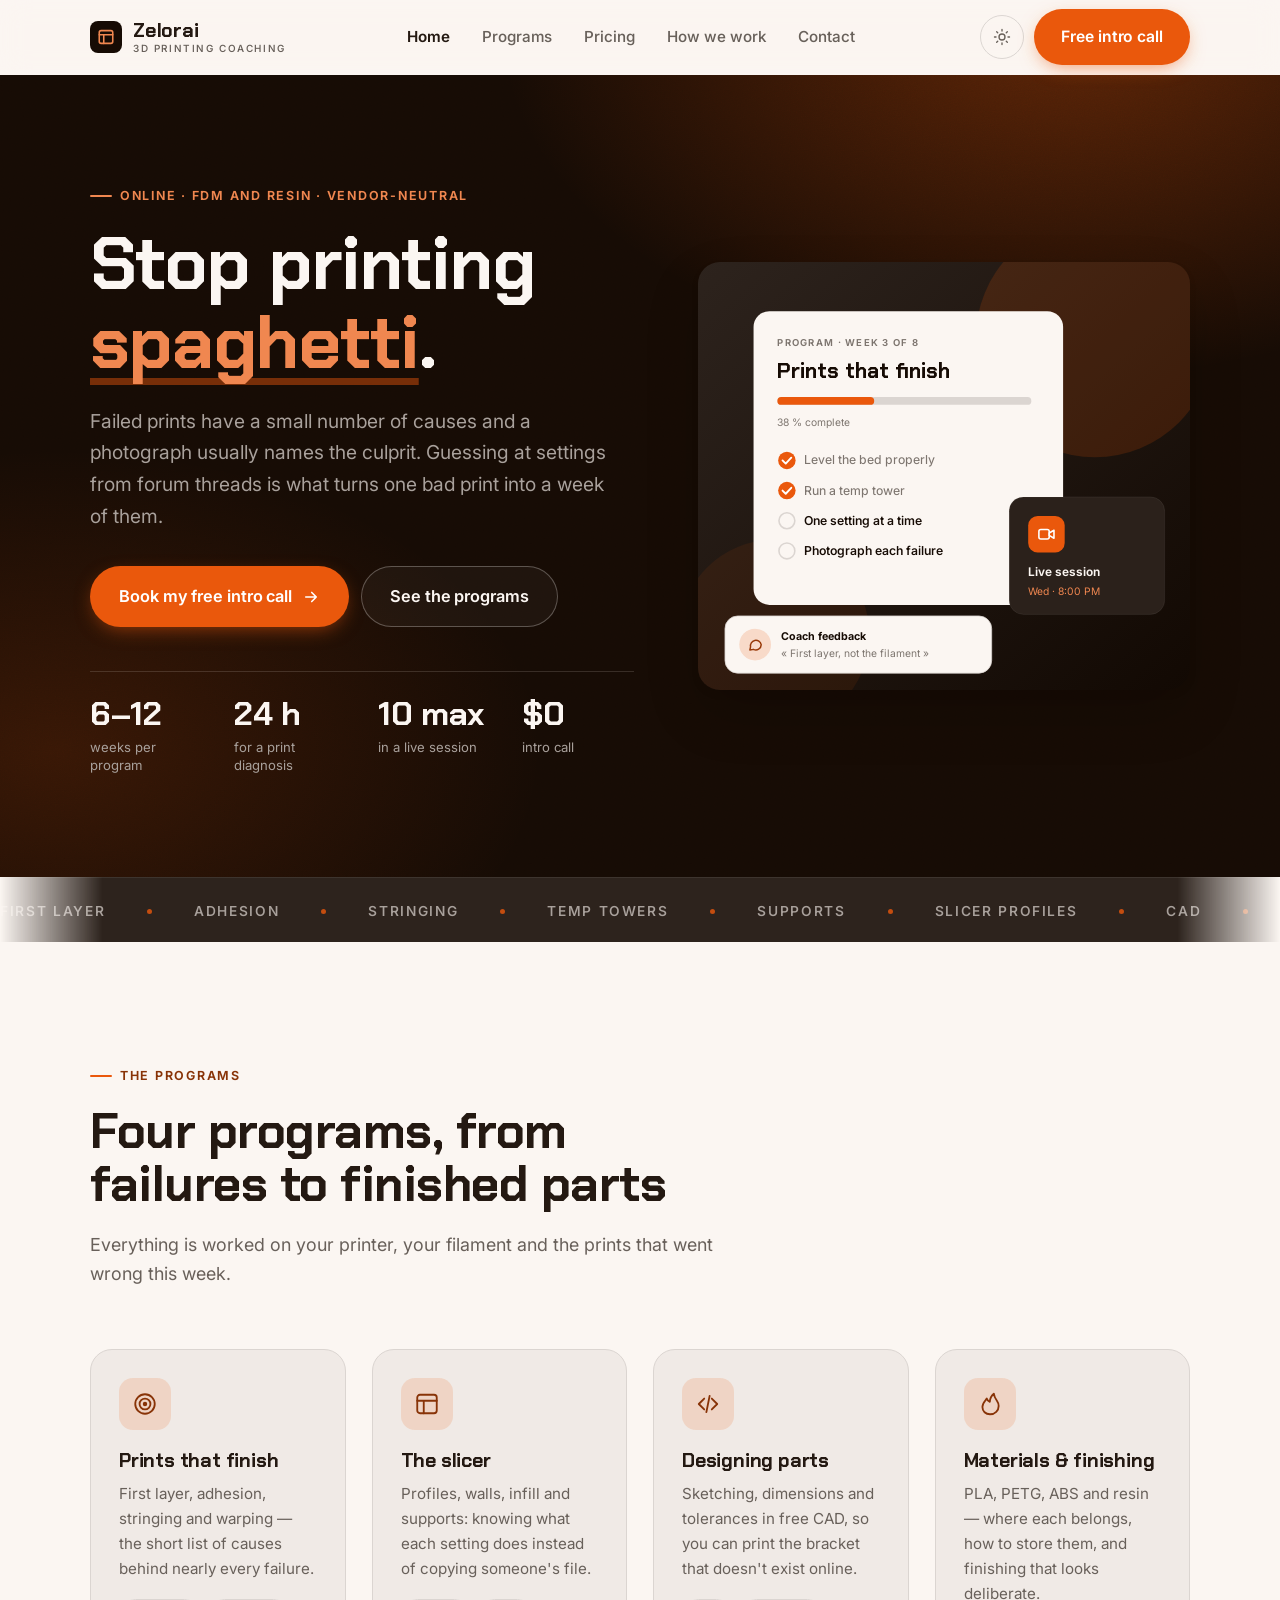
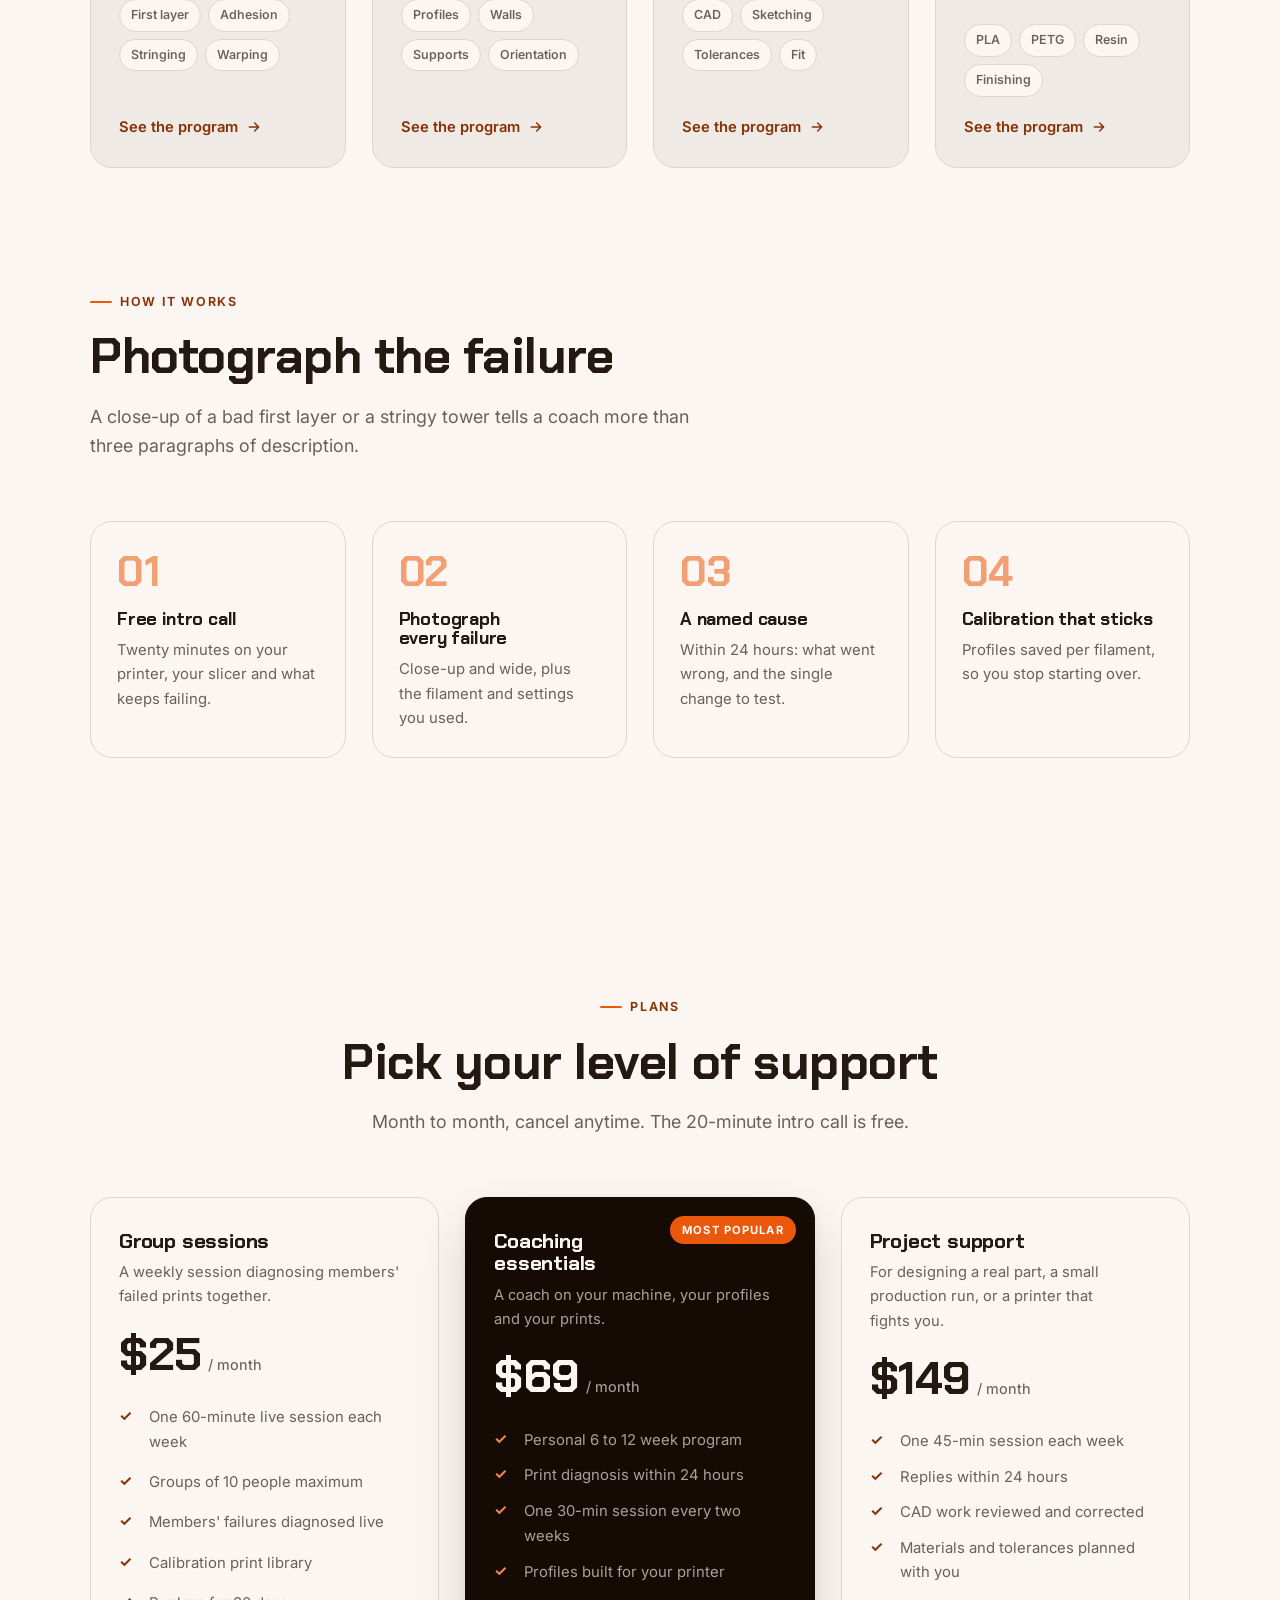
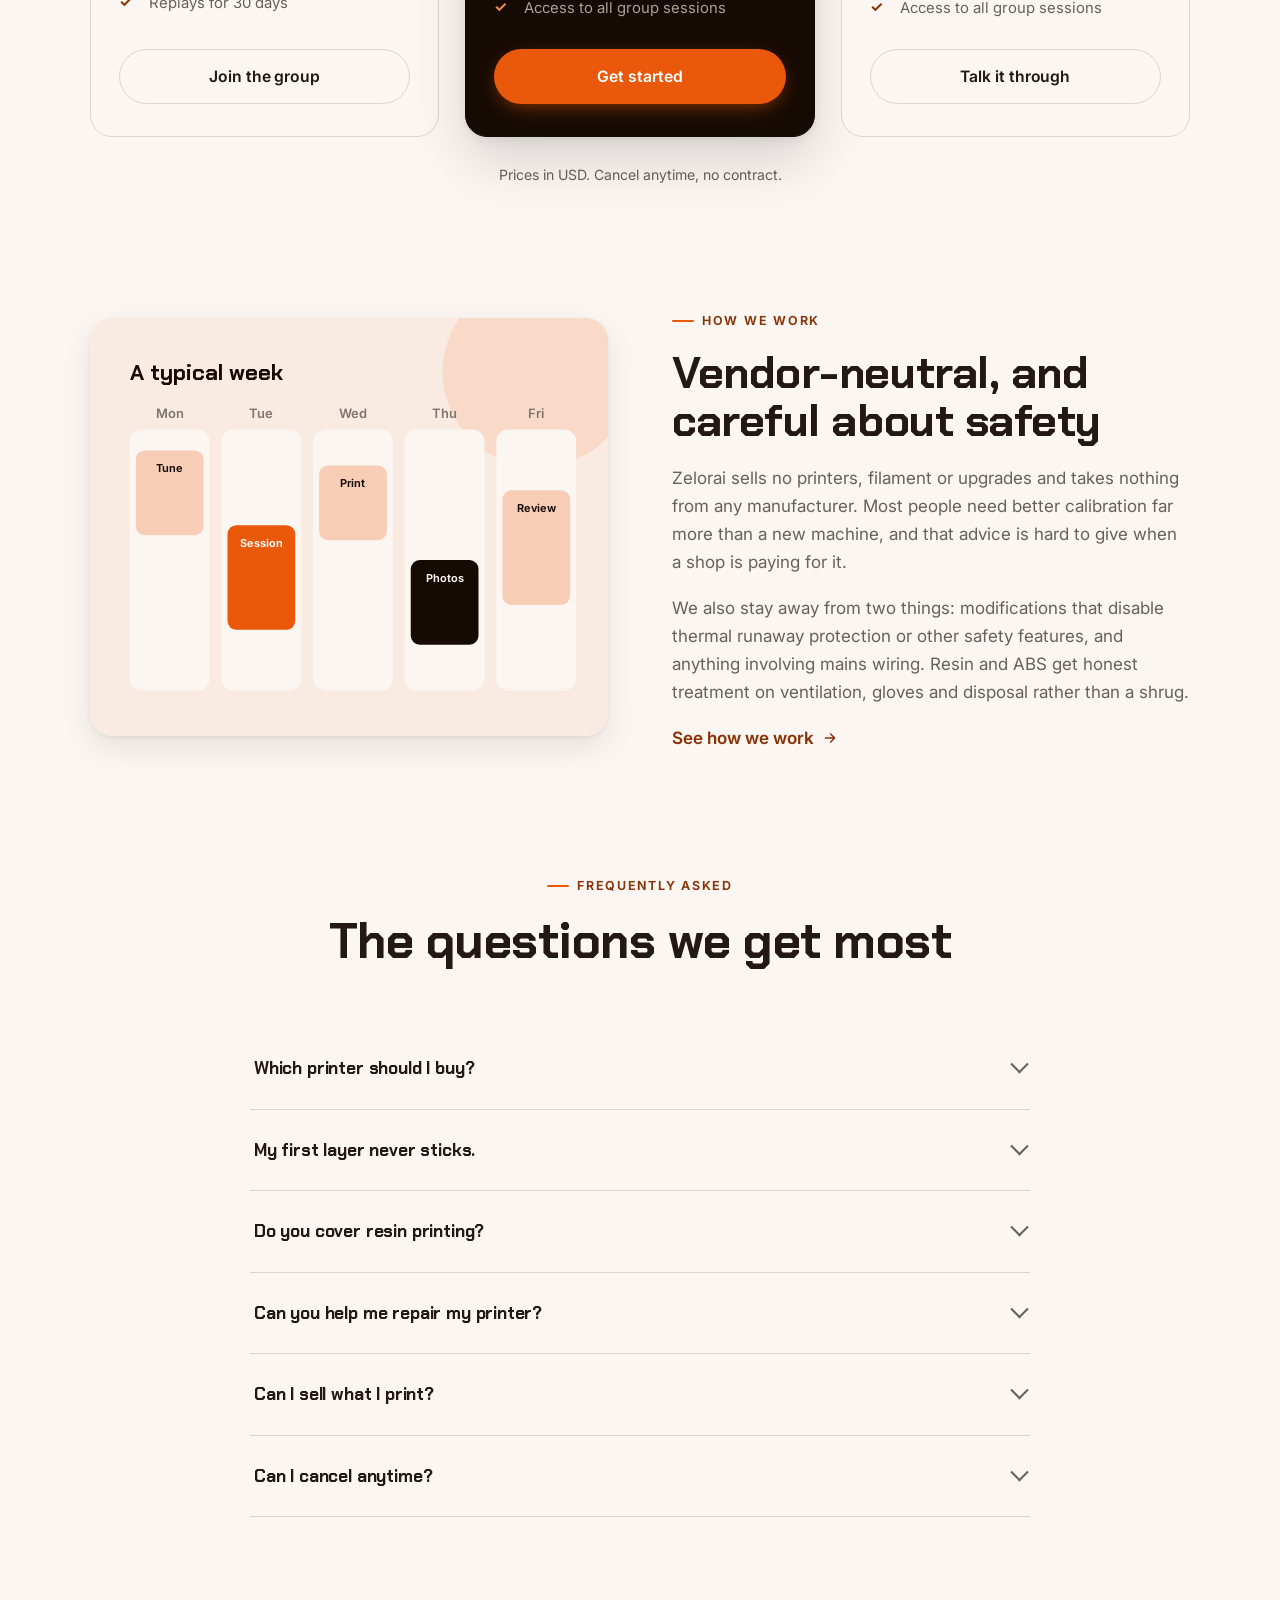
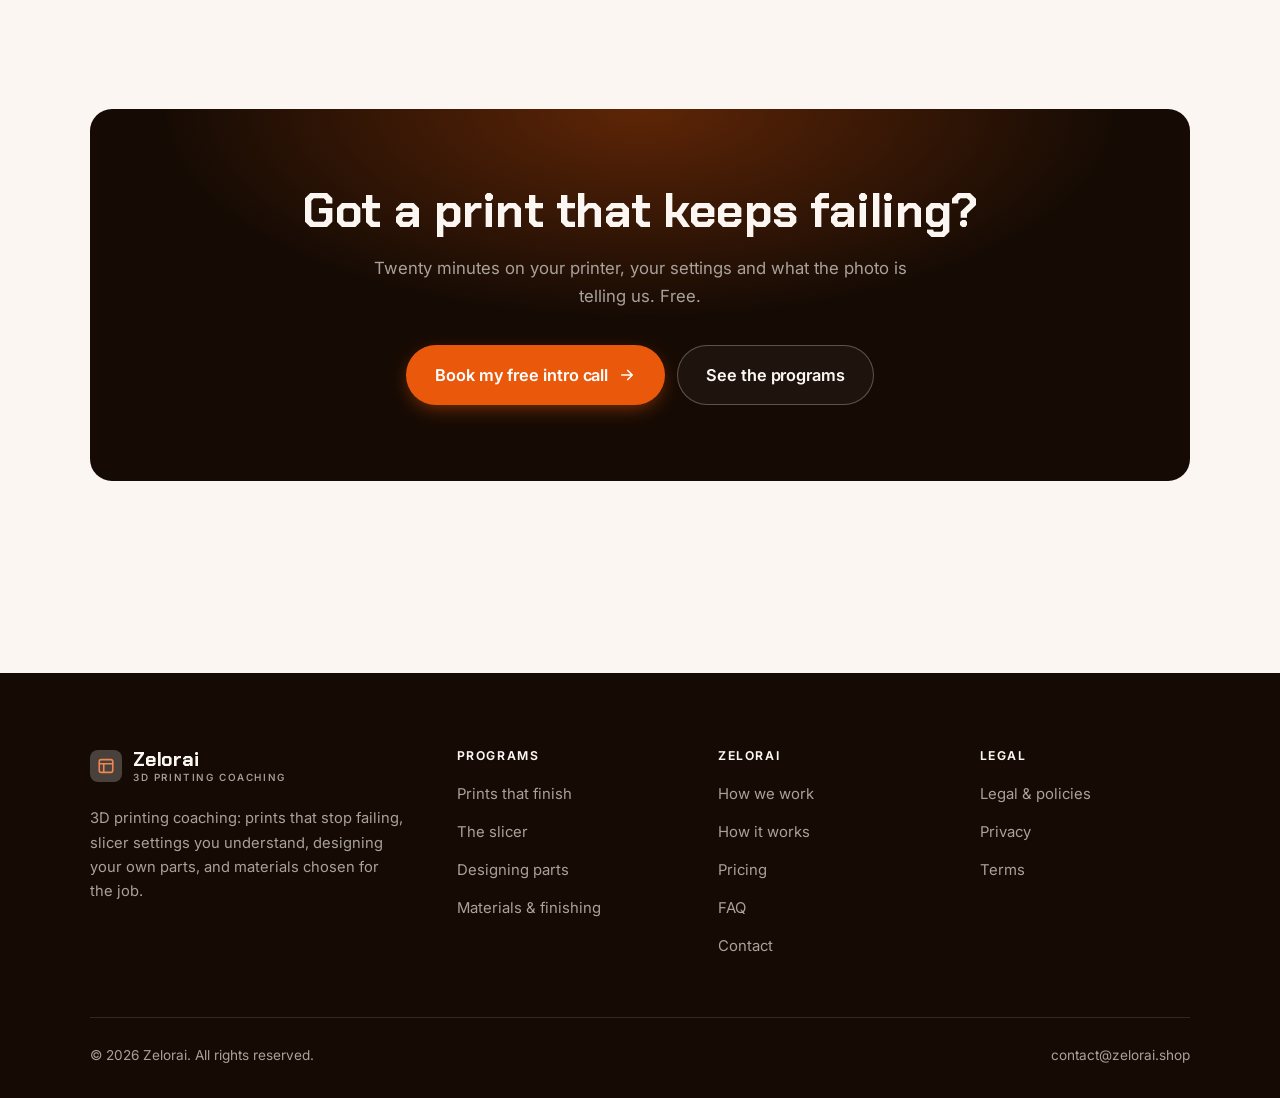
<file: index.html>
<!DOCTYPE html>
<html lang="en" class="no-js">
<head>
<meta charset="utf-8">
<meta name="viewport" content="width=device-width, initial-scale=1">
<title>Zelorai — 3D printing coaching: stop printing spaghetti</title>
<meta name="description" content="Online 3D printing coaching: fixing failed prints, understanding slicer settings, designing parts in CAD, and choosing materials. Photo diagnosis of your prints.">
<link rel="canonical" href="https://zelorai.shop/">

<meta property="og:type" content="website">
<meta property="og:url" content="https://zelorai.shop/">
<meta property="og:site_name" content="Zelorai">
<meta property="og:locale" content="en_US">
<meta property="og:title" content="Zelorai — 3D printing coaching: stop printing spaghetti">
<meta property="og:description" content="Online 3D printing coaching: fixing failed prints, understanding slicer settings, designing parts in CAD, and choosing materials. Photo diagnosis of your prints.">
<meta name="theme-color" content="#160b04">

<link rel="icon" href="assets/img/favicon.svg" type="image/svg+xml">
<link rel="preconnect" href="https://fonts.googleapis.com">
<link rel="preconnect" href="https://fonts.gstatic.com" crossorigin>
<link rel="stylesheet" href="https://fonts.googleapis.com/css2?family=Chakra+Petch:wght@400;500;600;700&family=Inter:wght@400..700&display=swap">
<link rel="stylesheet" href="assets/css/style.css">

<!-- Thème appliqué avant le premier rendu (évite le flash) -->
<script>
document.documentElement.classList.remove('no-js');
(function(){try{var t=localStorage.getItem('site-theme');if(t){document.documentElement.setAttribute('data-theme',t);}}catch(e){}})();
</script>
<script type="application/ld+json">
{
  "@context": "https://schema.org",
  "@type": "Organization",
  "name": "Zelorai",
  "url": "https://zelorai.shop/",
  "email": "contact@zelorai.shop",
  "description": "Online 3D printing coaching: fixing failed prints, understanding slicer settings, designing parts in CAD, and choosing materials. Photo diagnosis of your prints.",
  "areaServed": "US",
  "knowsLanguage": "en"
}
</script>
</head>

<body>
<a class="skip-link" href="#main">Skip to main content</a>

<header class="site-header">
  <nav class="wrap nav" aria-label="Main navigation">
    <a class="brand" href="index.html">
      <svg class="brand__mark" viewBox="0 0 64 64" aria-hidden="true">
        <rect class="bm-bg" width="64" height="64" rx="16"/>
        <g class="bm-ic" transform="translate(14 14) scale(1.5)" fill="none" stroke-width="2.1" stroke-linecap="round" stroke-linejoin="round"><rect x="3" y="3.5" width="18" height="17" rx="2.5"/><path d="M3 9h18M9 9v11.5"/></g>
      </svg>
      <span>Zelorai<span class="brand__sub">3D printing coaching</span></span>
    </a>

    <ul class="nav__links" id="nav-links">
      <li><a href="index.html" aria-current="page">Home</a></li>
      <li><a href="programs.html">Programs</a></li>
      <li><a href="index.html#pricing">Pricing</a></li>
      <li><a href="about.html">How we work</a></li>
      <li><a href="contact.html">Contact</a></li>
      <li><a class="btn btn--primary" href="contact.html">Free intro call</a></li>
    </ul>

    <div class="nav__cta">
      <button class="theme-toggle" type="button" aria-label="Switch to dark theme">
        <svg class="icon-sun" viewBox="0 0 24 24" fill="none" stroke="currentColor" stroke-width="1.8" stroke-linecap="round" aria-hidden="true"><circle cx="12" cy="12" r="4"/><path d="M12 2v2m0 16v2M2 12h2m16 0h2M4.9 4.9l1.4 1.4m11.4 11.4 1.4 1.4M19.1 4.9l-1.4 1.4M6.3 17.7l-1.4 1.4"/></svg>
        <svg class="icon-moon" viewBox="0 0 24 24" fill="none" stroke="currentColor" stroke-width="1.8" stroke-linecap="round" stroke-linejoin="round" aria-hidden="true"><path d="M21 12.8A9 9 0 1 1 11.2 3a7 7 0 0 0 9.8 9.8z"/></svg>
      </button>
      <a class="btn btn--primary" href="contact.html">Free intro call</a>
      <button class="nav__toggle" type="button" aria-expanded="false" aria-controls="nav-links" aria-label="Open menu">
        <svg class="icon-open" viewBox="0 0 24 24" fill="none" stroke="currentColor" stroke-width="2" stroke-linecap="round" aria-hidden="true"><path d="M3 6h18M3 12h18M3 18h18"/></svg>
        <svg class="icon-close" viewBox="0 0 24 24" fill="none" stroke="currentColor" stroke-width="2" stroke-linecap="round" aria-hidden="true"><path d="M6 6l12 12M18 6L6 18"/></svg>
      </button>
    </div>
  </nav>
</header>

<main id="main">

<section class="hero">
  <div class="wrap hero__inner">
    <div>
      <span class="eyebrow hero__eyebrow">Online · FDM and resin · Vendor-neutral</span>
      <h1>Stop printing<br> <em>spaghetti</em>.</h1>
      <p class="hero__lede">Failed prints have a small number of causes and a photograph usually names the culprit. Guessing at settings from forum threads is what turns one bad print into a week of them.</p>

      <div class="hero__actions">
        <a class="btn btn--primary btn--lg" href="contact.html">Book my free intro call <svg viewBox="0 0 24 24" fill="none" stroke="currentColor" stroke-width="2.2" stroke-linecap="round" stroke-linejoin="round" aria-hidden="true"><path d="M5 12h14M13 6l6 6-6 6"/></svg></a>
        <a class="btn btn--on-dark btn--lg" href="programs.html">See the programs</a>
      </div>

      <ul class="hero__proof">
        <li><span class="stat__num">6–12</span><span class="stat__label">weeks per program</span></li>
        <li><span class="stat__num">24 h</span><span class="stat__label">for a print diagnosis</span></li>
        <li><span class="stat__num">10 max</span><span class="stat__label">in a live session</span></li>
        <li><span class="stat__num">$0</span><span class="stat__label">intro call</span></li>
      </ul>
    </div>

    <div class="hero__art">
      <svg viewBox="0 0 620 540" role="img" aria-label="A 3D printing program in week 3 of 8, showing this week's tasks, the next live session and coach feedback.">
        <defs>
          <linearGradient id="hbg" x1="0" y1="0" x2="1" y2="1">
            <stop offset="0" stop-color="#2d231d"/><stop offset="1" stop-color="#120903"/>
          </linearGradient>
        </defs>
        <rect width="620" height="540" rx="22" fill="url(#hbg)"/>
        <circle cx="500" cy="96" r="150" fill="#ea580c" opacity=".16"/>
        <circle cx="96" cy="470" r="120" fill="#ea580c" opacity=".08"/>

        <g style="font-family: var(--font-body)">
          <!-- Carte programme -->
          <rect x="70" y="62" width="390" height="370" rx="20" fill="#fbf6f2"/>
          <text x="100" y="106" font-size="12" font-weight="650" letter-spacing="1.6" fill="#7d756f">PROGRAM · WEEK 3 OF 8</text>
          <text x="100" y="146" font-size="27" font-weight="700" fill="#160b04" style="font-family: var(--font-display)">Prints that finish</text>
          <rect x="100" y="170" width="320" height="10" rx="5" fill="#dbd5d1"/>
          <rect x="100" y="170" width="122" height="10" rx="5" fill="#ea580c"/>
          <text x="100" y="206" font-size="13" fill="#7d756f">38 % complete</text>
          <circle cx="112" cy="250" r="11" fill="#ea580c"/><path d="M106.5 250l4 4 7-7.5" fill="none" stroke="#ffffff" stroke-width="2.4" stroke-linecap="round" stroke-linejoin="round"/><text x="134" y="255" font-size="15.5" fill="#7d756f" font-weight="450">Level the bed properly</text>
          <circle cx="112" cy="288" r="11" fill="#ea580c"/><path d="M106.5 288l4 4 7-7.5" fill="none" stroke="#ffffff" stroke-width="2.4" stroke-linecap="round" stroke-linejoin="round"/><text x="134" y="293" font-size="15.5" fill="#7d756f" font-weight="450">Run a temp tower</text>
          <circle cx="112" cy="326" r="10" fill="none" stroke="#dbd5d1" stroke-width="2"/><text x="134" y="331" font-size="15.5" fill="#160b04" font-weight="560">One setting at a time</text>
          <circle cx="112" cy="364" r="10" fill="none" stroke="#dbd5d1" stroke-width="2"/><text x="134" y="369" font-size="15.5" fill="#160b04" font-weight="560">Photograph each failure</text>

          <!-- Carte séance -->
          <rect x="392" y="296" width="196" height="148" rx="18" fill="#2b211b" stroke="#ffffff" stroke-opacity=".08"/>
          <rect x="416" y="320" width="46" height="46" rx="12" fill="#ea580c"/>
          <g transform="translate(427 331)" fill="none" stroke="#ffffff" color="#ffffff" stroke-width="2" stroke-linecap="round" stroke-linejoin="round"><rect x="2.5" y="6" width="13" height="12" rx="2.5"/><path d="M15.5 10.5 21.5 7v10l-6-3.5z"/></g>
          <text x="416" y="396" font-size="15" font-weight="650" fill="#fbf6f2">Live session</text>
          <text x="416" y="420" font-size="13" fill="#f08750">Wed · 8:00 PM</text>

          <!-- Retour du coach -->
          <rect x="34" y="446" width="336" height="72" rx="16" fill="#fbf6f2" stroke="#dbd5d1"/>
          <circle cx="72" cy="482" r="20" fill="#f8dac9"/>
          <g transform="translate(62 472) scale(.84)" fill="none" stroke="#983908" stroke-width="2.2" stroke-linecap="round" stroke-linejoin="round"><path d="M21 12a8 8 0 0 1-11.6 7.1L4 20l1-4.6A8 8 0 1 1 21 12z"/></g>
          <text x="104" y="476" font-size="13.5" font-weight="700" fill="#160b04">Coach feedback</text>
          <text x="104" y="498" font-size="13" fill="#7d756f">« First layer, not the filament »</text>
        </g>
      </svg>
    </div>
  </div>
</section>

<div class="marquee" aria-hidden="true">
  <div class="marquee__track"><span>First layer</span><span>Adhesion</span><span>Stringing</span><span>Temp towers</span><span>Supports</span><span>Slicer profiles</span><span>CAD</span><span>Tolerances</span><span>PETG</span><span>Post-processing</span><span>First layer</span><span>Adhesion</span><span>Stringing</span><span>Temp towers</span><span>Supports</span><span>Slicer profiles</span><span>CAD</span><span>Tolerances</span><span>PETG</span><span>Post-processing</span></div>
</div>

<section class="section wrap" id="programs">
  <div class="section-head reveal">
    <span class="eyebrow">The programs</span>
    <h2>Four programs, from failures to finished parts</h2>
    <p>Everything is worked on your printer, your filament and the prints that went wrong this week.</p>
  </div>
  <div class="grid grid--4 reveal-group">
    <a class="card" href="programs.html#failures">
      <div class="card__icon"><svg viewBox="0 0 24 24" fill="none" stroke="currentColor" stroke-width="1.7" stroke-linecap="round" stroke-linejoin="round" aria-hidden="true"><circle cx="12" cy="12" r="9"/><circle cx="12" cy="12" r="5"/><circle cx="12" cy="12" r="1.2" fill="currentColor"/></svg></div>
      <h3>Prints that finish</h3>
      <p>First layer, adhesion, stringing and warping — the short list of causes behind nearly every failure.</p>
      <ul class="tags"><li>First layer</li><li>Adhesion</li><li>Stringing</li><li>Warping</li></ul>
      <span class="arrow-link">See the program <svg viewBox="0 0 24 24" fill="none" stroke="currentColor" stroke-width="2.2" stroke-linecap="round" stroke-linejoin="round" aria-hidden="true"><path d="M5 12h14M13 6l6 6-6 6"/></svg></span>
    </a>
    <a class="card" href="programs.html#slicer">
      <div class="card__icon"><svg viewBox="0 0 24 24" fill="none" stroke="currentColor" stroke-width="1.7" stroke-linecap="round" stroke-linejoin="round" aria-hidden="true"><rect x="3" y="3.5" width="18" height="17" rx="2.5"/><path d="M3 9h18M9 9v11.5"/></svg></div>
      <h3>The slicer</h3>
      <p>Profiles, walls, infill and supports: knowing what each setting does instead of copying someone's file.</p>
      <ul class="tags"><li>Profiles</li><li>Walls</li><li>Supports</li><li>Orientation</li></ul>
      <span class="arrow-link">See the program <svg viewBox="0 0 24 24" fill="none" stroke="currentColor" stroke-width="2.2" stroke-linecap="round" stroke-linejoin="round" aria-hidden="true"><path d="M5 12h14M13 6l6 6-6 6"/></svg></span>
    </a>
    <a class="card" href="programs.html#cad">
      <div class="card__icon"><svg viewBox="0 0 24 24" fill="none" stroke="currentColor" stroke-width="1.7" stroke-linecap="round" stroke-linejoin="round" aria-hidden="true"><path d="M8.5 7 3.5 12l5 5M15.5 7l5 5-5 5M13.5 4.5l-3 15"/></svg></div>
      <h3>Designing parts</h3>
      <p>Sketching, dimensions and tolerances in free CAD, so you can print the bracket that doesn't exist online.</p>
      <ul class="tags"><li>CAD</li><li>Sketching</li><li>Tolerances</li><li>Fit</li></ul>
      <span class="arrow-link">See the program <svg viewBox="0 0 24 24" fill="none" stroke="currentColor" stroke-width="2.2" stroke-linecap="round" stroke-linejoin="round" aria-hidden="true"><path d="M5 12h14M13 6l6 6-6 6"/></svg></span>
    </a>
    <a class="card" href="programs.html#materials">
      <div class="card__icon"><svg viewBox="0 0 24 24" fill="none" stroke="currentColor" stroke-width="1.7" stroke-linecap="round" stroke-linejoin="round" aria-hidden="true"><path d="M12 21.5c-4 0-7-2.8-7-6.7 0-3.4 2.4-5.6 4-7.8.6 1.6 1.6 2.6 2.8 3 .2-3.1 1.4-5.6 3.7-7.5.3 3 1.6 4.8 3 6.7 1.1 1.5 1.5 3 1.5 4.6 0 4.2-3.3 7.7-8 7.7z"/></svg></div>
      <h3>Materials &amp; finishing</h3>
      <p>PLA, PETG, ABS and resin — where each belongs, how to store them, and finishing that looks deliberate.</p>
      <ul class="tags"><li>PLA</li><li>PETG</li><li>Resin</li><li>Finishing</li></ul>
      <span class="arrow-link">See the program <svg viewBox="0 0 24 24" fill="none" stroke="currentColor" stroke-width="2.2" stroke-linecap="round" stroke-linejoin="round" aria-hidden="true"><path d="M5 12h14M13 6l6 6-6 6"/></svg></span>
    </a>
  </div>
</section>

<section class="section section--flush wrap" id="how-it-works">
  <div class="section-head reveal">
    <span class="eyebrow">How it works</span>
    <h2>Photograph the failure</h2>
    <p>A close-up of a bad first layer or a stringy tower tells a coach more than three paragraphs of description.</p>
  </div>
  <div class="grid grid--4 steps reveal-group">
    <article class="step">
      <h3>Free intro call</h3>
      <p>Twenty minutes on your printer, your slicer and what keeps failing.</p>
    </article>
    <article class="step">
      <h3>Photograph every failure</h3>
      <p>Close-up and wide, plus the filament and settings you used.</p>
    </article>
    <article class="step">
      <h3>A named cause</h3>
      <p>Within 24 hours: what went wrong, and the single change to test.</p>
    </article>
    <article class="step">
      <h3>Calibration that sticks</h3>
      <p>Profiles saved per filament, so you stop starting over.</p>
    </article>
  </div>
</section>

<section class="section wrap" id="pricing">
  <div class="section-head section-head--center reveal">
    <span class="eyebrow">Plans</span>
    <h2>Pick your level of support</h2>
    <p>Month to month, cancel anytime. The 20-minute intro call is free.</p>
  </div>
  <div class="grid grid--3 plans reveal-group">
    <article class="plan">
      
      <h3>Group sessions</h3>
      <p class="plan__desc">A weekly session diagnosing members' failed prints together.</p>
      <p class="plan__price">$25<span class="plan__period">/ month</span></p>
      <ul class="plan__features">
        <li>One 60-minute live session each week</li>
        <li>Groups of 10 people maximum</li>
        <li>Members' failures diagnosed live</li>
        <li>Calibration print library</li>
        <li>Replays for 30 days</li>
      </ul>
      <a class="btn btn--ghost btn--block" href="contact.html">Join the group</a>
    </article>
    <article class="plan plan--featured">
      <span class="plan__tag">Most popular</span>
      <h3>Coaching essentials</h3>
      <p class="plan__desc">A coach on your machine, your profiles and your prints.</p>
      <p class="plan__price">$69<span class="plan__period">/ month</span></p>
      <ul class="plan__features">
        <li>Personal 6 to 12 week program</li>
        <li>Print diagnosis within 24 hours</li>
        <li>One 30-min session every two weeks</li>
        <li>Profiles built for your printer</li>
        <li>Access to all group sessions</li>
      </ul>
      <a class="btn btn--primary btn--block" href="contact.html">Get started</a>
    </article>
    <article class="plan">
      
      <h3>Project support</h3>
      <p class="plan__desc">For designing a real part, a small production run, or a printer that fights you.</p>
      <p class="plan__price">$149<span class="plan__period">/ month</span></p>
      <ul class="plan__features">
        <li>One 45-min session each week</li>
        <li>Replies within 24 hours</li>
        <li>CAD work reviewed and corrected</li>
        <li>Materials and tolerances planned with you</li>
        <li>Access to all group sessions</li>
      </ul>
      <a class="btn btn--ghost btn--block" href="contact.html">Talk it through</a>
    </article>
  </div>
  <p class="plans-note">Prices in USD. Cancel anytime, no contract.</p>
</section>

<section class="section section--flush wrap">
  <div class="split reveal">
    <div class="split__art">
      <svg viewBox="0 0 520 420" role="img" aria-label="Example of a typical week: Tune, Session, Print, Photos, Review.">
        <rect width="520" height="420" rx="20" fill="#faebe2"/>
        <circle cx="450" cy="54" r="96" fill="#ea580c" opacity=".12"/>
        <g style="font-family: var(--font-body)">
        <text x="40" y="62" font-size="22" font-weight="700" fill="#160b04" style="font-family: var(--font-display)">A typical week</text>
        <text x="80" y="100" text-anchor="middle" font-size="13" font-weight="600" fill="#7d756f">Mon</text>
        <rect x="40" y="112" width="80" height="262" rx="12" fill="#fbf6f2"/>
        <rect x="46" y="133" width="68" height="85" rx="9" fill="#f7cdb6"/>
        <text x="80" y="155" text-anchor="middle" font-size="11" font-weight="650" fill="#160b04">Tune</text>
        <text x="172" y="100" text-anchor="middle" font-size="13" font-weight="600" fill="#7d756f">Tue</text>
        <rect x="132" y="112" width="80" height="262" rx="12" fill="#fbf6f2"/>
        <rect x="138" y="208" width="68" height="105" rx="9" fill="#ea580c"/>
        <text x="172" y="230" text-anchor="middle" font-size="11" font-weight="650" fill="#ffffff">Session</text>
        <text x="264" y="100" text-anchor="middle" font-size="13" font-weight="600" fill="#7d756f">Wed</text>
        <rect x="224" y="112" width="80" height="262" rx="12" fill="#fbf6f2"/>
        <rect x="230" y="148" width="68" height="75" rx="9" fill="#f7cdb6"/>
        <text x="264" y="170" text-anchor="middle" font-size="11" font-weight="650" fill="#160b04">Print</text>
        <text x="356" y="100" text-anchor="middle" font-size="13" font-weight="600" fill="#7d756f">Thu</text>
        <rect x="316" y="112" width="80" height="262" rx="12" fill="#fbf6f2"/>
        <rect x="322" y="243" width="68" height="85" rx="9" fill="#160b04"/>
        <text x="356" y="265" text-anchor="middle" font-size="11" font-weight="650" fill="#fbf6f2">Photos</text>
        <text x="448" y="100" text-anchor="middle" font-size="13" font-weight="600" fill="#7d756f">Fri</text>
        <rect x="408" y="112" width="80" height="262" rx="12" fill="#fbf6f2"/>
        <rect x="414" y="173" width="68" height="115" rx="9" fill="#f7cdb6"/>
        <text x="448" y="195" text-anchor="middle" font-size="11" font-weight="650" fill="#160b04">Review</text>
        </g>
      </svg>
    </div>
    <div>
      <span class="eyebrow">How we work</span>
      <h2>Vendor-neutral, and careful about safety</h2>
      <p>Zelorai sells no printers, filament or upgrades and takes nothing from any manufacturer. Most people need better calibration far more than a new machine, and that advice is hard to give when a shop is paying for it.</p>
      <p>We also stay away from two things: modifications that disable thermal runaway protection or other safety features, and anything involving mains wiring. Resin and ABS get honest treatment on ventilation, gloves and disposal rather than a shrug.</p>
      <p><a class="arrow-link" href="about.html">See how we work <svg viewBox="0 0 24 24" fill="none" stroke="currentColor" stroke-width="2.2" stroke-linecap="round" stroke-linejoin="round" aria-hidden="true"><path d="M5 12h14M13 6l6 6-6 6"/></svg></a></p>
    </div>
  </div>
</section>

<section class="section section--flush wrap" id="faq">
  <div class="section-head section-head--center reveal">
    <span class="eyebrow">Frequently asked</span>
    <h2>The questions we get most</h2>
  </div>
  <div class="faq reveal">
    <details>
      <summary>Which printer should I buy?</summary>
      <p>We'll give you an honest recommendation for your budget and earn nothing from it. If you already own something decent, the answer is usually to calibrate it.</p>
    </details>
    <details>
      <summary>My first layer never sticks.</summary>
      <p>Almost always bed level, nozzle height or surface prep, in that order. Send a photo of the layer and we'll tell you which.</p>
    </details>
    <details>
      <summary>Do you cover resin printing?</summary>
      <p>Yes, including the parts people skip: ventilation, gloves, washing, curing and disposing of uncured resin properly.</p>
    </details>
    <details>
      <summary>Can you help me repair my printer?</summary>
      <p>We can diagnose and talk you through routine maintenance. We don't service machines, and we won't advise on mains wiring or on removing safety protections.</p>
    </details>
    <details>
      <summary>Can I sell what I print?</summary>
      <p>Often, but check the license on any model you didn't design and respect patents and trademarks. Designing your own avoids most of it, which is what the CAD program is for.</p>
    </details>
    <details>
      <summary>Can I cancel anytime?</summary>
      <p>Yes. No contract, no minimum term. Access stays open until the end of the month you already paid for.</p>
    </details>
  </div>
</section>

<section class="wrap section--tight">
  <div class="cta-band reveal">
    <h2>Got a print that keeps failing?</h2>
    <p>Twenty minutes on your printer, your settings and what the photo is telling us. Free.</p>
    <div class="hero__actions">
      <a class="btn btn--primary btn--lg" href="contact.html">Book my free intro call <svg viewBox="0 0 24 24" fill="none" stroke="currentColor" stroke-width="2.2" stroke-linecap="round" stroke-linejoin="round" aria-hidden="true"><path d="M5 12h14M13 6l6 6-6 6"/></svg></a>
      <a class="btn btn--on-dark btn--lg" href="programs.html">See the programs</a>
    </div>
  </div>
</section>

</main>

<footer class="site-footer">
  <div class="wrap">
    <div class="footer__grid">
      <div class="footer__brand">
        <a class="brand" href="index.html">
          <svg class="brand__mark" viewBox="0 0 64 64" aria-hidden="true">
        <rect class="bm-bg" width="64" height="64" rx="16"/>
        <g class="bm-ic" transform="translate(14 14) scale(1.5)" fill="none" stroke-width="2.1" stroke-linecap="round" stroke-linejoin="round"><rect x="3" y="3.5" width="18" height="17" rx="2.5"/><path d="M3 9h18M9 9v11.5"/></g>
      </svg>
          <span>Zelorai<span class="brand__sub">3D printing coaching</span></span>
        </a>
        <p>3D printing coaching: prints that stop failing, slicer settings you understand, designing your own parts, and materials chosen for the job.</p>
      </div>

      <div class="footer__col">
        <h4>Programs</h4>
        <ul>
          <li><a href="programs.html#failures">Prints that finish</a></li>
          <li><a href="programs.html#slicer">The slicer</a></li>
          <li><a href="programs.html#cad">Designing parts</a></li>
          <li><a href="programs.html#materials">Materials &amp; finishing</a></li>
        </ul>
      </div>

      <div class="footer__col">
        <h4>Zelorai</h4>
        <ul>
          <li><a href="about.html">How we work</a></li>
          <li><a href="index.html#how-it-works">How it works</a></li>
          <li><a href="index.html#pricing">Pricing</a></li>
          <li><a href="index.html#faq">FAQ</a></li>
          <li><a href="contact.html">Contact</a></li>
        </ul>
      </div>

      <div class="footer__col">
        <h4>Legal</h4>
        <ul>
          <li><a href="legal.html">Legal &amp; policies</a></li>
          <li><a href="legal.html#privacy">Privacy</a></li>
          <li><a href="legal.html#terms">Terms</a></li>
        </ul>
      </div>
    </div>

    <div class="footer__bottom">
      <p>© <span data-year>2026</span> Zelorai. All rights reserved.</p>
      <p><a href="mailto:contact@zelorai.shop">contact@zelorai.shop</a></p>
    </div>
  </div>
</footer>

<script src="assets/js/main.js" defer></script>
</body>
</html>
</file>
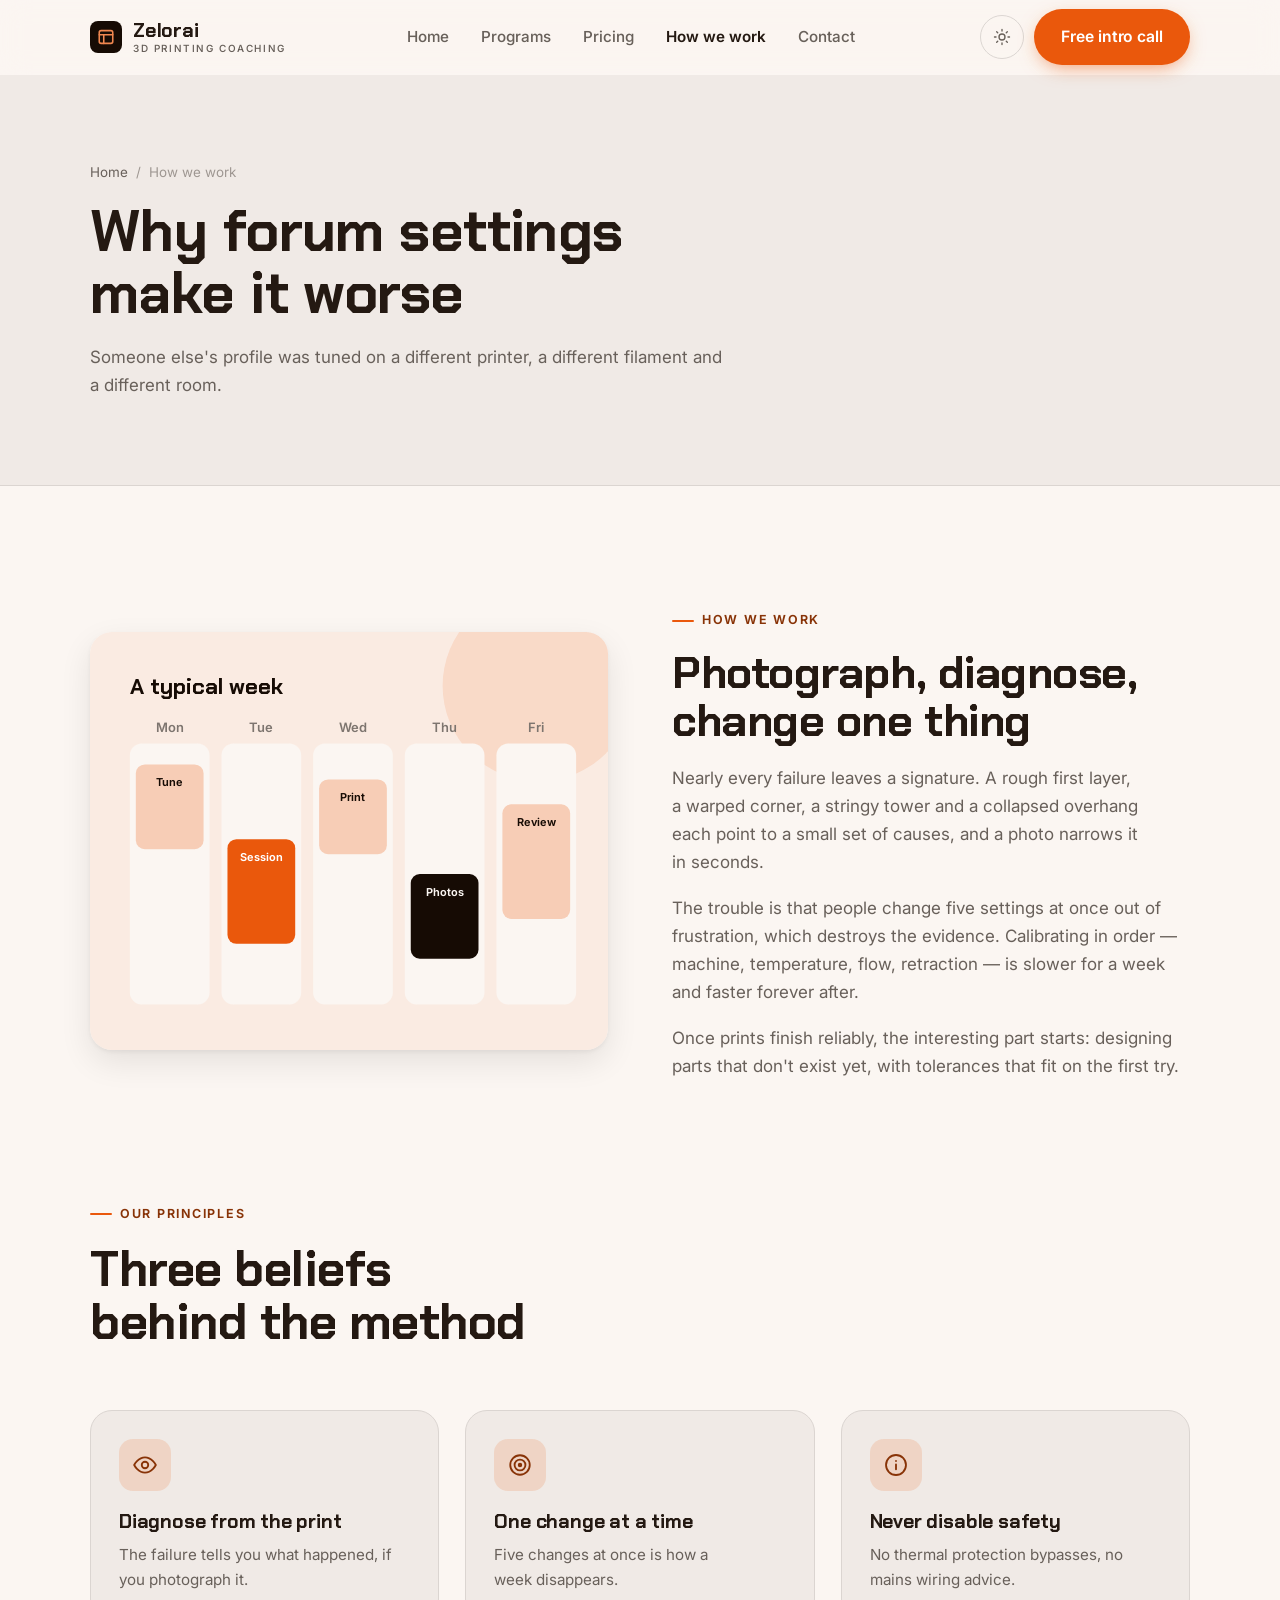
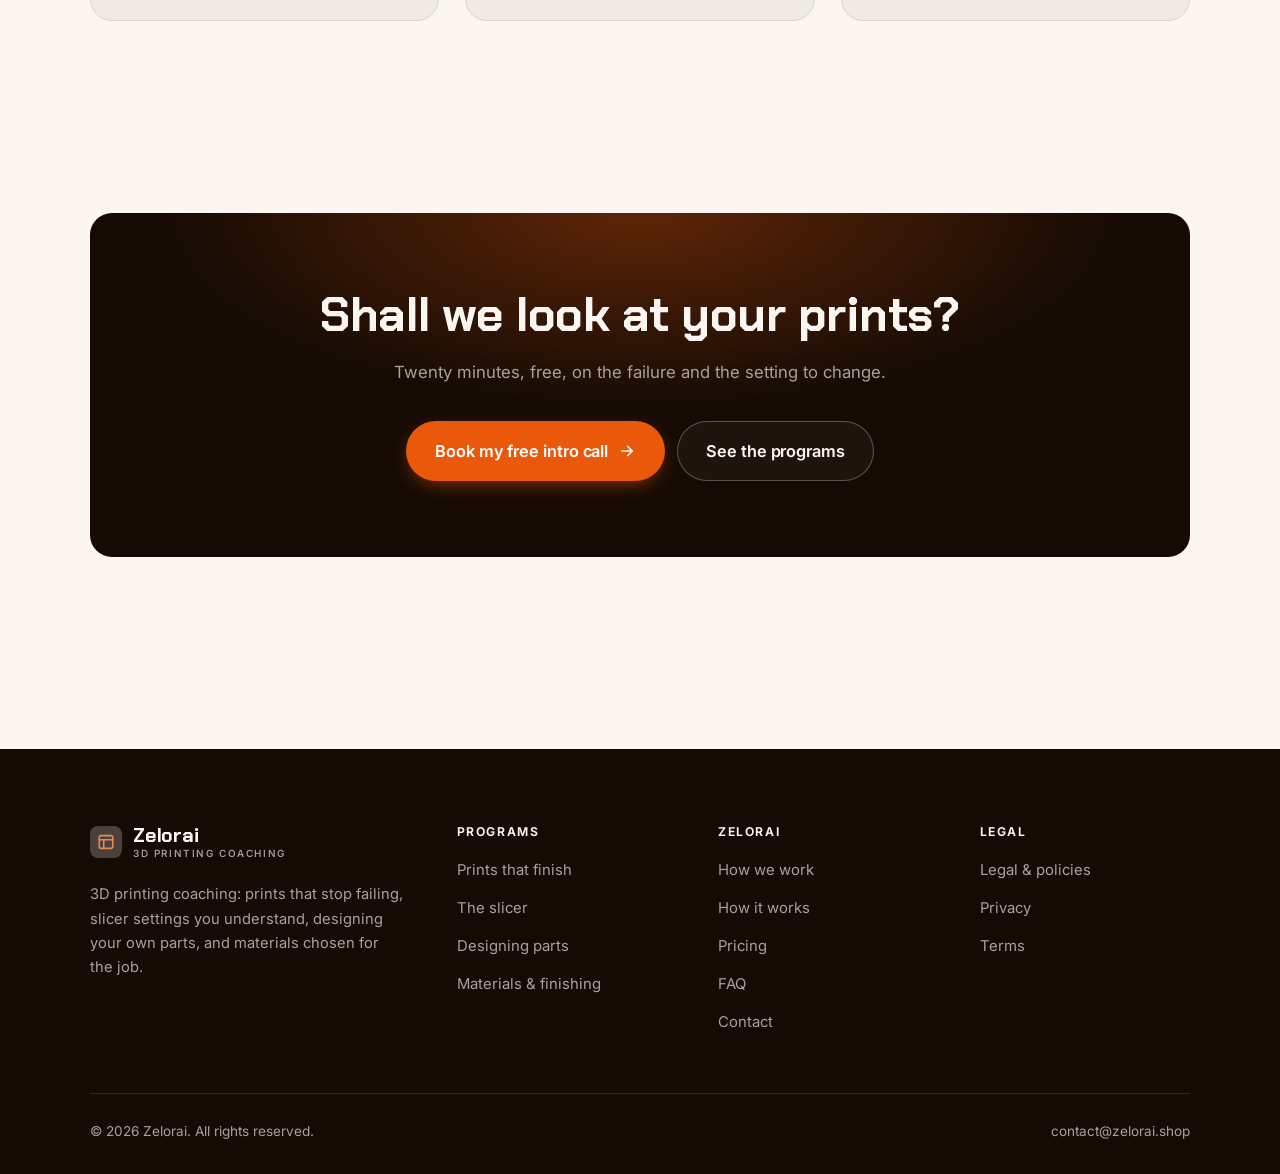
<file: about.html>
<!DOCTYPE html>
<html lang="en" class="no-js">
<head>
<meta charset="utf-8">
<meta name="viewport" content="width=device-width, initial-scale=1">
<title>How we work — Zelorai</title>
<meta name="description" content="Why print failures are diagnosable, and how Zelorai coaches without selling hardware.">
<link rel="canonical" href="https://zelorai.shop/about.html">

<meta property="og:type" content="website">
<meta property="og:url" content="https://zelorai.shop/about.html">
<meta property="og:site_name" content="Zelorai">
<meta property="og:locale" content="en_US">
<meta property="og:title" content="How we work — Zelorai">
<meta property="og:description" content="Why print failures are diagnosable, and how Zelorai coaches without selling hardware.">
<meta name="theme-color" content="#160b04">

<link rel="icon" href="assets/img/favicon.svg" type="image/svg+xml">
<link rel="preconnect" href="https://fonts.googleapis.com">
<link rel="preconnect" href="https://fonts.gstatic.com" crossorigin>
<link rel="stylesheet" href="https://fonts.googleapis.com/css2?family=Chakra+Petch:wght@400;500;600;700&family=Inter:wght@400..700&display=swap">
<link rel="stylesheet" href="assets/css/style.css">

<!-- Thème appliqué avant le premier rendu (évite le flash) -->
<script>
document.documentElement.classList.remove('no-js');
(function(){try{var t=localStorage.getItem('site-theme');if(t){document.documentElement.setAttribute('data-theme',t);}}catch(e){}})();
</script>
</head>

<body>
<a class="skip-link" href="#main">Skip to main content</a>

<header class="site-header">
  <nav class="wrap nav" aria-label="Main navigation">
    <a class="brand" href="index.html">
      <svg class="brand__mark" viewBox="0 0 64 64" aria-hidden="true">
        <rect class="bm-bg" width="64" height="64" rx="16"/>
        <g class="bm-ic" transform="translate(14 14) scale(1.5)" fill="none" stroke-width="2.1" stroke-linecap="round" stroke-linejoin="round"><rect x="3" y="3.5" width="18" height="17" rx="2.5"/><path d="M3 9h18M9 9v11.5"/></g>
      </svg>
      <span>Zelorai<span class="brand__sub">3D printing coaching</span></span>
    </a>

    <ul class="nav__links" id="nav-links">
      <li><a href="index.html">Home</a></li>
      <li><a href="programs.html">Programs</a></li>
      <li><a href="index.html#pricing">Pricing</a></li>
      <li><a href="about.html" aria-current="page">How we work</a></li>
      <li><a href="contact.html">Contact</a></li>
      <li><a class="btn btn--primary" href="contact.html">Free intro call</a></li>
    </ul>

    <div class="nav__cta">
      <button class="theme-toggle" type="button" aria-label="Switch to dark theme">
        <svg class="icon-sun" viewBox="0 0 24 24" fill="none" stroke="currentColor" stroke-width="1.8" stroke-linecap="round" aria-hidden="true"><circle cx="12" cy="12" r="4"/><path d="M12 2v2m0 16v2M2 12h2m16 0h2M4.9 4.9l1.4 1.4m11.4 11.4 1.4 1.4M19.1 4.9l-1.4 1.4M6.3 17.7l-1.4 1.4"/></svg>
        <svg class="icon-moon" viewBox="0 0 24 24" fill="none" stroke="currentColor" stroke-width="1.8" stroke-linecap="round" stroke-linejoin="round" aria-hidden="true"><path d="M21 12.8A9 9 0 1 1 11.2 3a7 7 0 0 0 9.8 9.8z"/></svg>
      </button>
      <a class="btn btn--primary" href="contact.html">Free intro call</a>
      <button class="nav__toggle" type="button" aria-expanded="false" aria-controls="nav-links" aria-label="Open menu">
        <svg class="icon-open" viewBox="0 0 24 24" fill="none" stroke="currentColor" stroke-width="2" stroke-linecap="round" aria-hidden="true"><path d="M3 6h18M3 12h18M3 18h18"/></svg>
        <svg class="icon-close" viewBox="0 0 24 24" fill="none" stroke="currentColor" stroke-width="2" stroke-linecap="round" aria-hidden="true"><path d="M6 6l12 12M18 6L6 18"/></svg>
      </button>
    </div>
  </nav>
</header>

<main id="main">

<section class="page-head">
  <div class="wrap">
    <nav class="breadcrumb" aria-label="Breadcrumb">
      <a href="index.html">Home</a><span>/</span><span aria-current="page">How we work</span>
    </nav>
    <h1>Why forum settings make it worse</h1>
    <p>Someone else's profile was tuned on a different printer, a different filament and a different room.</p>
  </div>
</section>

<section class="section wrap">
  <div class="split reveal">
    <div class="split__art">
      <svg viewBox="0 0 520 420" role="img" aria-label="Example of a typical week: Tune, Session, Print, Photos, Review.">
        <rect width="520" height="420" rx="20" fill="#faebe2"/>
        <circle cx="450" cy="54" r="96" fill="#ea580c" opacity=".12"/>
        <g style="font-family: var(--font-body)">
        <text x="40" y="62" font-size="22" font-weight="700" fill="#160b04" style="font-family: var(--font-display)">A typical week</text>
        <text x="80" y="100" text-anchor="middle" font-size="13" font-weight="600" fill="#7d756f">Mon</text>
        <rect x="40" y="112" width="80" height="262" rx="12" fill="#fbf6f2"/>
        <rect x="46" y="133" width="68" height="85" rx="9" fill="#f7cdb6"/>
        <text x="80" y="155" text-anchor="middle" font-size="11" font-weight="650" fill="#160b04">Tune</text>
        <text x="172" y="100" text-anchor="middle" font-size="13" font-weight="600" fill="#7d756f">Tue</text>
        <rect x="132" y="112" width="80" height="262" rx="12" fill="#fbf6f2"/>
        <rect x="138" y="208" width="68" height="105" rx="9" fill="#ea580c"/>
        <text x="172" y="230" text-anchor="middle" font-size="11" font-weight="650" fill="#ffffff">Session</text>
        <text x="264" y="100" text-anchor="middle" font-size="13" font-weight="600" fill="#7d756f">Wed</text>
        <rect x="224" y="112" width="80" height="262" rx="12" fill="#fbf6f2"/>
        <rect x="230" y="148" width="68" height="75" rx="9" fill="#f7cdb6"/>
        <text x="264" y="170" text-anchor="middle" font-size="11" font-weight="650" fill="#160b04">Print</text>
        <text x="356" y="100" text-anchor="middle" font-size="13" font-weight="600" fill="#7d756f">Thu</text>
        <rect x="316" y="112" width="80" height="262" rx="12" fill="#fbf6f2"/>
        <rect x="322" y="243" width="68" height="85" rx="9" fill="#160b04"/>
        <text x="356" y="265" text-anchor="middle" font-size="11" font-weight="650" fill="#fbf6f2">Photos</text>
        <text x="448" y="100" text-anchor="middle" font-size="13" font-weight="600" fill="#7d756f">Fri</text>
        <rect x="408" y="112" width="80" height="262" rx="12" fill="#fbf6f2"/>
        <rect x="414" y="173" width="68" height="115" rx="9" fill="#f7cdb6"/>
        <text x="448" y="195" text-anchor="middle" font-size="11" font-weight="650" fill="#160b04">Review</text>
        </g>
      </svg>
    </div>
    <div>
      <span class="eyebrow">How we work</span>
      <h2>Photograph, diagnose, change one thing</h2>
      <p>Nearly every failure leaves a signature. A rough first layer, a warped corner, a stringy tower and a collapsed overhang each point to a small set of causes, and a photo narrows it in seconds.</p>
      <p>The trouble is that people change five settings at once out of frustration, which destroys the evidence. Calibrating in order — machine, temperature, flow, retraction — is slower for a week and faster forever after.</p>
      <p>Once prints finish reliably, the interesting part starts: designing parts that don't exist yet, with tolerances that fit on the first try.</p>
      <!--
        TO DO: add a short introduction of the coach (name, real background),
        with a photo if possible. Do not invent credentials — see README.md.
      -->
    </div>
  </div>
</section>

<section class="section section--flush wrap">
  <div class="section-head reveal">
    <span class="eyebrow">Our principles</span>
    <h2>Three beliefs behind the method</h2>
  </div>
  <div class="grid grid--3 reveal-group">
    <article class="card">
      <div class="card__icon"><svg viewBox="0 0 24 24" fill="none" stroke="currentColor" stroke-width="1.7" stroke-linecap="round" stroke-linejoin="round" aria-hidden="true"><path d="M2 12s3.6-7 10-7 10 7 10 7-3.6 7-10 7S2 12 2 12z"/><circle cx="12" cy="12" r="3"/></svg></div>
      <h3>Diagnose from the print</h3>
      <p>The failure tells you what happened, if you photograph it.</p>
    </article>
    <article class="card">
      <div class="card__icon"><svg viewBox="0 0 24 24" fill="none" stroke="currentColor" stroke-width="1.7" stroke-linecap="round" stroke-linejoin="round" aria-hidden="true"><circle cx="12" cy="12" r="9"/><circle cx="12" cy="12" r="5"/><circle cx="12" cy="12" r="1.2" fill="currentColor"/></svg></div>
      <h3>One change at a time</h3>
      <p>Five changes at once is how a week disappears.</p>
    </article>
    <article class="card">
      <div class="card__icon"><svg viewBox="0 0 24 24" fill="none" stroke="currentColor" stroke-width="1.7" stroke-linecap="round" stroke-linejoin="round" aria-hidden="true"><circle cx="12" cy="12" r="9.2"/><path d="M12 16v-4.5M12 8.2v.1"/></svg></div>
      <h3>Never disable safety</h3>
      <p>No thermal protection bypasses, no mains wiring advice.</p>
    </article>
  </div>
</section>

<section class="wrap section--tight">
  <div class="cta-band reveal">
    <h2>Shall we look at your prints?</h2>
    <p>Twenty minutes, free, on the failure and the setting to change.</p>
    <div class="hero__actions">
      <a class="btn btn--primary btn--lg" href="contact.html">Book my free intro call <svg viewBox="0 0 24 24" fill="none" stroke="currentColor" stroke-width="2.2" stroke-linecap="round" stroke-linejoin="round" aria-hidden="true"><path d="M5 12h14M13 6l6 6-6 6"/></svg></a>
      <a class="btn btn--on-dark btn--lg" href="programs.html">See the programs</a>
    </div>
  </div>
</section>

</main>

<footer class="site-footer">
  <div class="wrap">
    <div class="footer__grid">
      <div class="footer__brand">
        <a class="brand" href="index.html">
          <svg class="brand__mark" viewBox="0 0 64 64" aria-hidden="true">
        <rect class="bm-bg" width="64" height="64" rx="16"/>
        <g class="bm-ic" transform="translate(14 14) scale(1.5)" fill="none" stroke-width="2.1" stroke-linecap="round" stroke-linejoin="round"><rect x="3" y="3.5" width="18" height="17" rx="2.5"/><path d="M3 9h18M9 9v11.5"/></g>
      </svg>
          <span>Zelorai<span class="brand__sub">3D printing coaching</span></span>
        </a>
        <p>3D printing coaching: prints that stop failing, slicer settings you understand, designing your own parts, and materials chosen for the job.</p>
      </div>

      <div class="footer__col">
        <h4>Programs</h4>
        <ul>
          <li><a href="programs.html#failures">Prints that finish</a></li>
          <li><a href="programs.html#slicer">The slicer</a></li>
          <li><a href="programs.html#cad">Designing parts</a></li>
          <li><a href="programs.html#materials">Materials &amp; finishing</a></li>
        </ul>
      </div>

      <div class="footer__col">
        <h4>Zelorai</h4>
        <ul>
          <li><a href="about.html">How we work</a></li>
          <li><a href="index.html#how-it-works">How it works</a></li>
          <li><a href="index.html#pricing">Pricing</a></li>
          <li><a href="index.html#faq">FAQ</a></li>
          <li><a href="contact.html">Contact</a></li>
        </ul>
      </div>

      <div class="footer__col">
        <h4>Legal</h4>
        <ul>
          <li><a href="legal.html">Legal &amp; policies</a></li>
          <li><a href="legal.html#privacy">Privacy</a></li>
          <li><a href="legal.html#terms">Terms</a></li>
        </ul>
      </div>
    </div>

    <div class="footer__bottom">
      <p>© <span data-year>2026</span> Zelorai. All rights reserved.</p>
      <p><a href="mailto:contact@zelorai.shop">contact@zelorai.shop</a></p>
    </div>
  </div>
</footer>

<script src="assets/js/main.js" defer></script>
</body>
</html>
</file>
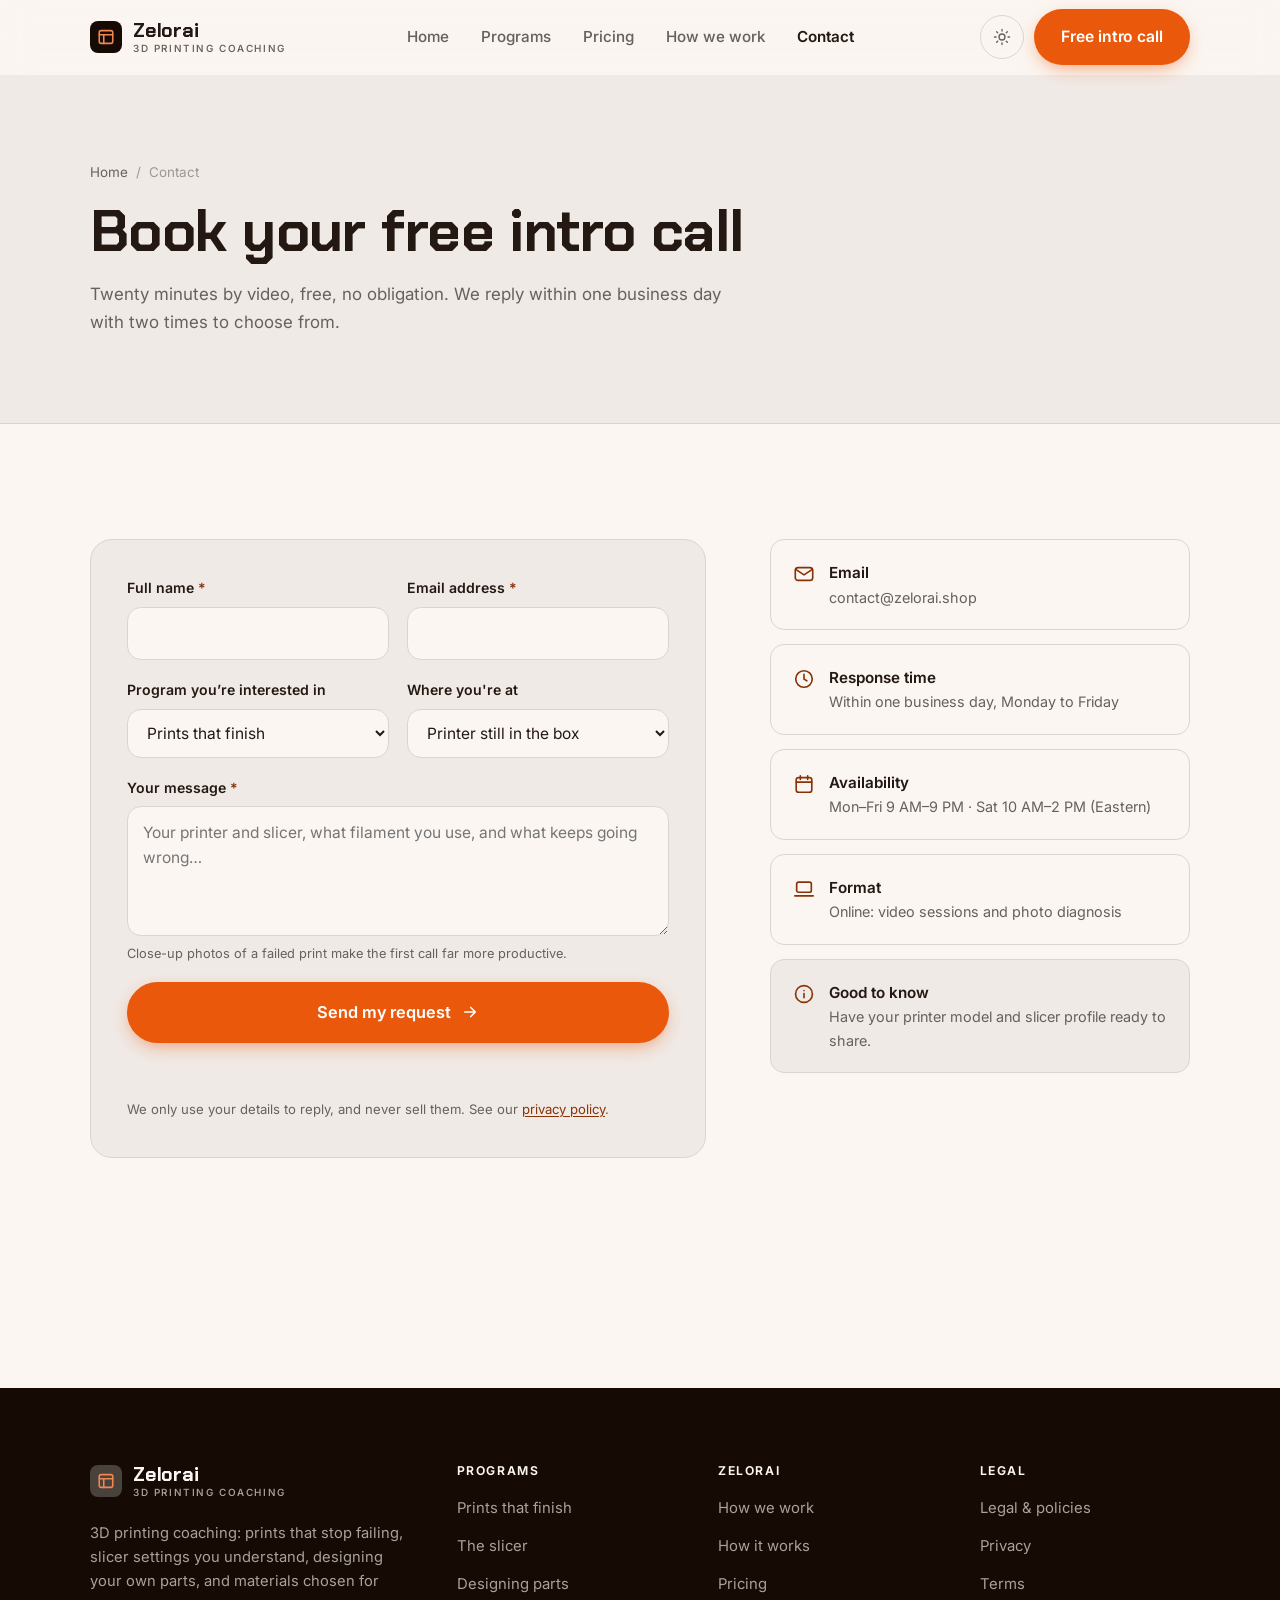
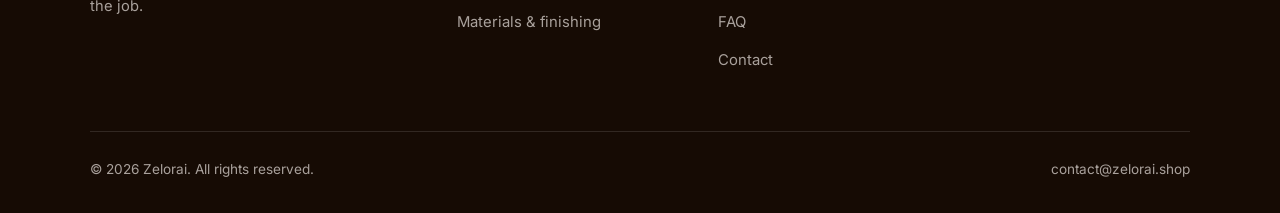
<file: contact.html>
<!DOCTYPE html>
<html lang="en" class="no-js">
<head>
<meta charset="utf-8">
<meta name="viewport" content="width=device-width, initial-scale=1">
<title>Contact — Zelorai</title>
<meta name="description" content="Book your free 20-minute intro call. We reply within one business day.">
<link rel="canonical" href="https://zelorai.shop/contact.html">

<meta property="og:type" content="website">
<meta property="og:url" content="https://zelorai.shop/contact.html">
<meta property="og:site_name" content="Zelorai">
<meta property="og:locale" content="en_US">
<meta property="og:title" content="Contact — Zelorai">
<meta property="og:description" content="Book your free 20-minute intro call. We reply within one business day.">
<meta name="theme-color" content="#160b04">

<link rel="icon" href="assets/img/favicon.svg" type="image/svg+xml">
<link rel="preconnect" href="https://fonts.googleapis.com">
<link rel="preconnect" href="https://fonts.gstatic.com" crossorigin>
<link rel="stylesheet" href="https://fonts.googleapis.com/css2?family=Chakra+Petch:wght@400;500;600;700&family=Inter:wght@400..700&display=swap">
<link rel="stylesheet" href="assets/css/style.css">

<!-- Thème appliqué avant le premier rendu (évite le flash) -->
<script>
document.documentElement.classList.remove('no-js');
(function(){try{var t=localStorage.getItem('site-theme');if(t){document.documentElement.setAttribute('data-theme',t);}}catch(e){}})();
</script>
</head>

<body>
<a class="skip-link" href="#main">Skip to main content</a>

<header class="site-header">
  <nav class="wrap nav" aria-label="Main navigation">
    <a class="brand" href="index.html">
      <svg class="brand__mark" viewBox="0 0 64 64" aria-hidden="true">
        <rect class="bm-bg" width="64" height="64" rx="16"/>
        <g class="bm-ic" transform="translate(14 14) scale(1.5)" fill="none" stroke-width="2.1" stroke-linecap="round" stroke-linejoin="round"><rect x="3" y="3.5" width="18" height="17" rx="2.5"/><path d="M3 9h18M9 9v11.5"/></g>
      </svg>
      <span>Zelorai<span class="brand__sub">3D printing coaching</span></span>
    </a>

    <ul class="nav__links" id="nav-links">
      <li><a href="index.html">Home</a></li>
      <li><a href="programs.html">Programs</a></li>
      <li><a href="index.html#pricing">Pricing</a></li>
      <li><a href="about.html">How we work</a></li>
      <li><a href="contact.html" aria-current="page">Contact</a></li>
      <li><a class="btn btn--primary" href="contact.html">Free intro call</a></li>
    </ul>

    <div class="nav__cta">
      <button class="theme-toggle" type="button" aria-label="Switch to dark theme">
        <svg class="icon-sun" viewBox="0 0 24 24" fill="none" stroke="currentColor" stroke-width="1.8" stroke-linecap="round" aria-hidden="true"><circle cx="12" cy="12" r="4"/><path d="M12 2v2m0 16v2M2 12h2m16 0h2M4.9 4.9l1.4 1.4m11.4 11.4 1.4 1.4M19.1 4.9l-1.4 1.4M6.3 17.7l-1.4 1.4"/></svg>
        <svg class="icon-moon" viewBox="0 0 24 24" fill="none" stroke="currentColor" stroke-width="1.8" stroke-linecap="round" stroke-linejoin="round" aria-hidden="true"><path d="M21 12.8A9 9 0 1 1 11.2 3a7 7 0 0 0 9.8 9.8z"/></svg>
      </button>
      <a class="btn btn--primary" href="contact.html">Free intro call</a>
      <button class="nav__toggle" type="button" aria-expanded="false" aria-controls="nav-links" aria-label="Open menu">
        <svg class="icon-open" viewBox="0 0 24 24" fill="none" stroke="currentColor" stroke-width="2" stroke-linecap="round" aria-hidden="true"><path d="M3 6h18M3 12h18M3 18h18"/></svg>
        <svg class="icon-close" viewBox="0 0 24 24" fill="none" stroke="currentColor" stroke-width="2" stroke-linecap="round" aria-hidden="true"><path d="M6 6l12 12M18 6L6 18"/></svg>
      </button>
    </div>
  </nav>
</header>

<main id="main">

<section class="page-head">
  <div class="wrap">
    <nav class="breadcrumb" aria-label="Breadcrumb">
      <a href="index.html">Home</a><span>/</span><span aria-current="page">Contact</span>
    </nav>
    <h1>Book your free intro call</h1>
    <p>Twenty minutes by video, free, no obligation. We reply within one business day with two times to choose from.</p>
  </div>
</section>

<section class="section wrap">
  <div class="form-layout">

    <!--
      FORM: the action attribute holds a placeholder id. Create a free form at
      https://formspree.io and replace VOTRE_ID_FORMSPREE. Until then, the button
      opens the visitor's email app with a pre-filled message to contact@zelorai.shop.
    -->
    <form class="form" id="contact-form" action="https://formspree.io/f/VOTRE_ID_FORMSPREE" method="POST"
          data-email="contact@zelorai.shop" data-subject="Intro call request"
          data-msg-mail="Your email app will open with the message ready to send." data-msg-sending="Sending…"
          data-msg-ok="Thanks! Your message is on its way. We reply within one business day." data-msg-err="Sending failed. Please email us directly at">
      <div class="form__row">
        <div class="field">
          <label for="nom">Full name <span class="req" aria-hidden="true">*</span></label>
          <input type="text" id="nom" name="nom" autocomplete="name" required>
        </div>
        <div class="field">
          <label for="email">Email address <span class="req" aria-hidden="true">*</span></label>
          <input type="email" id="email" name="email" autocomplete="email" required>
        </div>
      </div>

      <div class="form__row">
        <div class="field">
          <label for="programme">Program you’re interested in</label>
          <select id="programme" name="programme">
            <option>Prints that finish</option>
            <option>The slicer</option>
            <option>Designing parts</option>
            <option>Materials &amp; finishing</option>
            <option>Not sure yet</option>
          </select>
        </div>
        <div class="field">
          <label for="niveau">Where you're at</label>
          <select id="niveau" name="niveau">
            <option>Printer still in the box</option>
            <option>Prints fail constantly</option>
            <option>Printing fine, want better</option>
            <option>Want to design parts</option>
          </select>
        </div>
      </div>

      <div class="field">
        <label for="message">Your message <span class="req" aria-hidden="true">*</span></label>
        <textarea id="message" name="message" required placeholder="Your printer and slicer, what filament you use, and what keeps going wrong…"></textarea>
        <span class="field__hint">Close-up photos of a failed print make the first call far more productive.</span>
      </div>

      <!-- Bot trap: hidden from humans -->
      <div class="visually-hidden" aria-hidden="true">
        <label for="site-web">Leave this field empty</label>
        <input type="text" id="site-web" name="_gotcha" tabindex="-1" autocomplete="off">
      </div>

      <button class="btn btn--primary btn--lg" type="submit">Send my request <svg viewBox="0 0 24 24" fill="none" stroke="currentColor" stroke-width="2.2" stroke-linecap="round" stroke-linejoin="round" aria-hidden="true"><path d="M5 12h14M13 6l6 6-6 6"/></svg></button>

      <p id="form-status" class="form__status" role="status" aria-live="polite"></p>

      <p class="form__note">
        We only use your details to reply, and never sell them. See our <a href="legal.html#privacy">privacy policy</a>.
      </p>
    </form>

    <aside class="contact-aside">
      <div class="contact-card">
        <svg viewBox="0 0 24 24" fill="none" stroke="currentColor" stroke-width="1.8" stroke-linecap="round" stroke-linejoin="round" aria-hidden="true"><rect x="2.5" y="5" width="19" height="14" rx="3"/><path d="M3 7l9 6 9-6"/></svg>
        <div><b>Email</b><a href="mailto:contact@zelorai.shop">contact@zelorai.shop</a></div>
      </div>
      <div class="contact-card">
        <svg viewBox="0 0 24 24" fill="none" stroke="currentColor" stroke-width="1.8" stroke-linecap="round" stroke-linejoin="round" aria-hidden="true"><circle cx="12" cy="12" r="9"/><path d="M12 7v5l3.2 2"/></svg>
        <div><b>Response time</b><span>Within one business day, Monday to Friday</span></div>
      </div>
      <div class="contact-card">
        <svg viewBox="0 0 24 24" fill="none" stroke="currentColor" stroke-width="1.8" stroke-linecap="round" stroke-linejoin="round" aria-hidden="true"><rect x="3.5" y="5" width="17" height="16" rx="2.5"/><path d="M8 3v4M16 3v4M3.5 10h17"/></svg>
        <div><b>Availability</b><span>Mon–Fri 9 AM–9 PM · Sat 10 AM–2 PM (Eastern)</span></div>
      </div>
      <div class="contact-card">
        <svg viewBox="0 0 24 24" fill="none" stroke="currentColor" stroke-width="1.8" stroke-linecap="round" stroke-linejoin="round" aria-hidden="true"><rect x="4" y="4.5" width="16" height="11" rx="2"/><path d="M2 19.5h20"/></svg>
        <div><b>Format</b><span>Online: video sessions and photo diagnosis</span></div>
      </div>
      <div class="contact-card contact-card--soft">
        <svg viewBox="0 0 24 24" fill="none" stroke="currentColor" stroke-width="1.8" stroke-linecap="round" stroke-linejoin="round" aria-hidden="true"><circle cx="12" cy="12" r="9.2"/><path d="M12 16v-4.5M12 8.2v.1"/></svg>
        <div><b>Good to know</b><span>Have your printer model and slicer profile ready to share.</span></div>
      </div>
    </aside>

  </div>
</section>

</main>

<footer class="site-footer">
  <div class="wrap">
    <div class="footer__grid">
      <div class="footer__brand">
        <a class="brand" href="index.html">
          <svg class="brand__mark" viewBox="0 0 64 64" aria-hidden="true">
        <rect class="bm-bg" width="64" height="64" rx="16"/>
        <g class="bm-ic" transform="translate(14 14) scale(1.5)" fill="none" stroke-width="2.1" stroke-linecap="round" stroke-linejoin="round"><rect x="3" y="3.5" width="18" height="17" rx="2.5"/><path d="M3 9h18M9 9v11.5"/></g>
      </svg>
          <span>Zelorai<span class="brand__sub">3D printing coaching</span></span>
        </a>
        <p>3D printing coaching: prints that stop failing, slicer settings you understand, designing your own parts, and materials chosen for the job.</p>
      </div>

      <div class="footer__col">
        <h4>Programs</h4>
        <ul>
          <li><a href="programs.html#failures">Prints that finish</a></li>
          <li><a href="programs.html#slicer">The slicer</a></li>
          <li><a href="programs.html#cad">Designing parts</a></li>
          <li><a href="programs.html#materials">Materials &amp; finishing</a></li>
        </ul>
      </div>

      <div class="footer__col">
        <h4>Zelorai</h4>
        <ul>
          <li><a href="about.html">How we work</a></li>
          <li><a href="index.html#how-it-works">How it works</a></li>
          <li><a href="index.html#pricing">Pricing</a></li>
          <li><a href="index.html#faq">FAQ</a></li>
          <li><a href="contact.html">Contact</a></li>
        </ul>
      </div>

      <div class="footer__col">
        <h4>Legal</h4>
        <ul>
          <li><a href="legal.html">Legal &amp; policies</a></li>
          <li><a href="legal.html#privacy">Privacy</a></li>
          <li><a href="legal.html#terms">Terms</a></li>
        </ul>
      </div>
    </div>

    <div class="footer__bottom">
      <p>© <span data-year>2026</span> Zelorai. All rights reserved.</p>
      <p><a href="mailto:contact@zelorai.shop">contact@zelorai.shop</a></p>
    </div>
  </div>
</footer>

<script src="assets/js/main.js" defer></script>
</body>
</html>
</file>
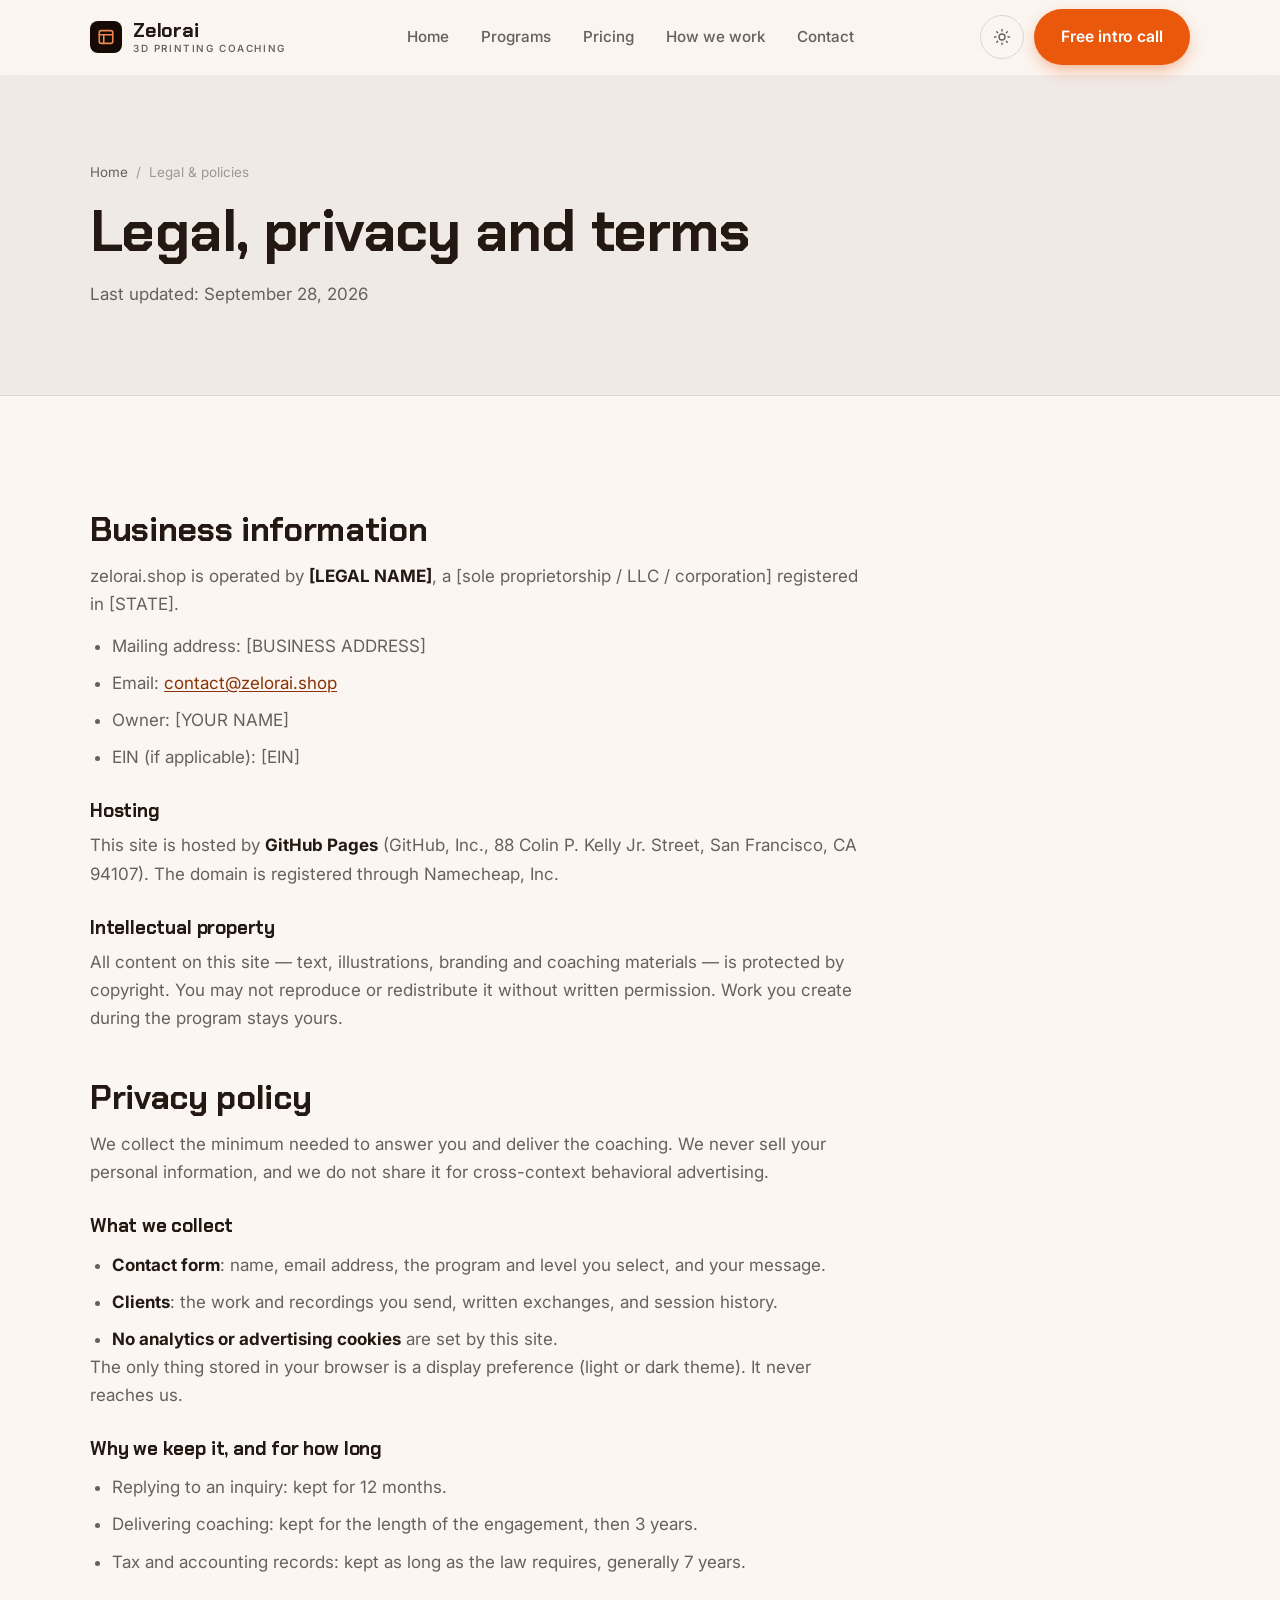
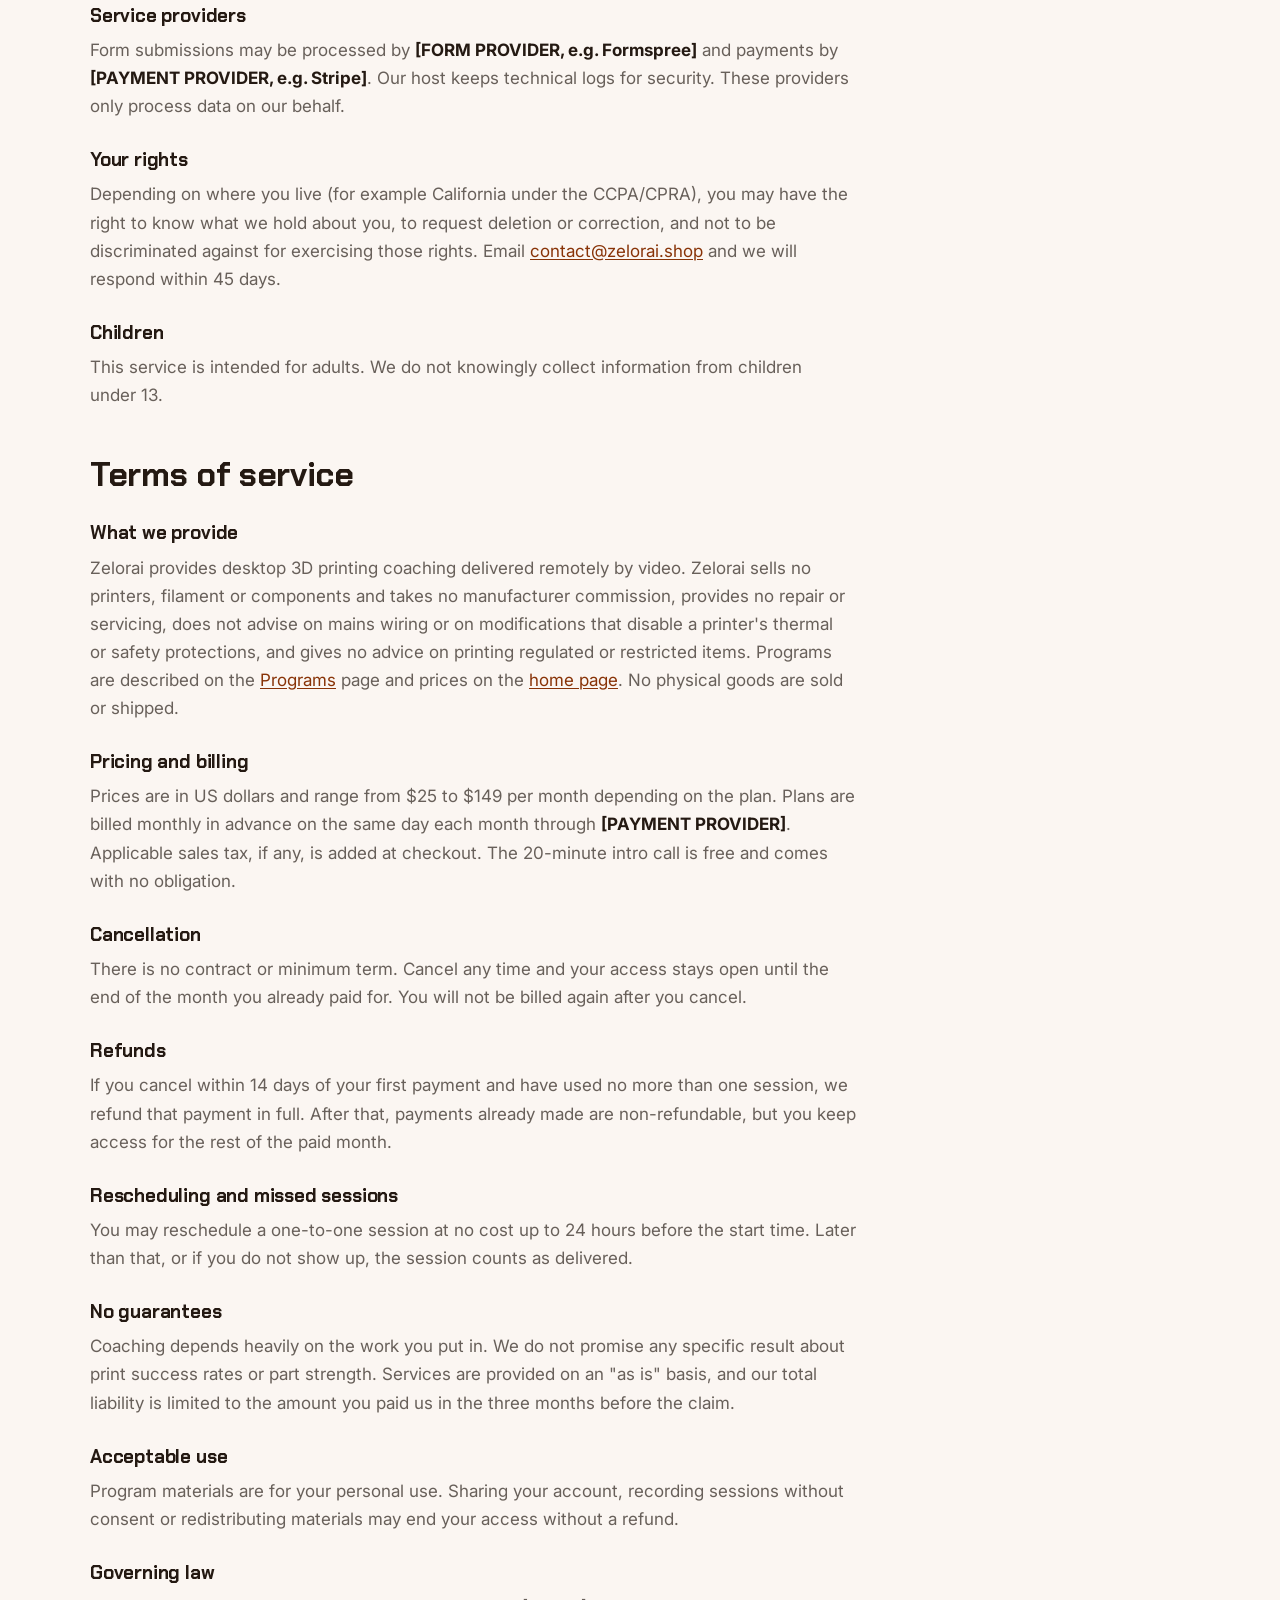
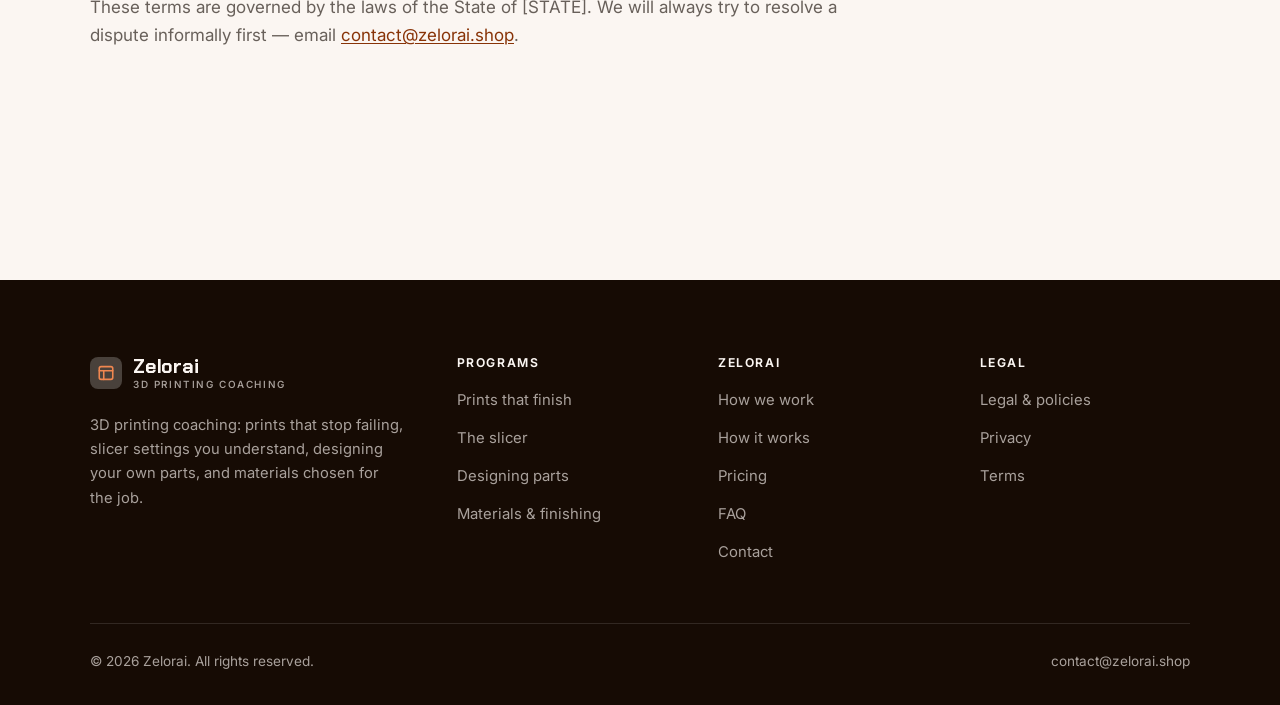
<file: legal.html>
<!DOCTYPE html>
<html lang="en" class="no-js">
<head>
<meta charset="utf-8">
<meta name="viewport" content="width=device-width, initial-scale=1">
<title>Legal, privacy and terms — Zelorai</title>
<meta name="description" content="Business information, privacy policy and terms of service for Zelorai.">
<meta name="robots" content="noindex">

<meta property="og:type" content="website">
<meta property="og:url" content="https://zelorai.shop/legal.html">
<meta property="og:site_name" content="Zelorai">
<meta property="og:locale" content="en_US">
<meta property="og:title" content="Legal, privacy and terms — Zelorai">
<meta property="og:description" content="Business information, privacy policy and terms of service for Zelorai.">
<meta name="theme-color" content="#160b04">

<link rel="icon" href="assets/img/favicon.svg" type="image/svg+xml">
<link rel="preconnect" href="https://fonts.googleapis.com">
<link rel="preconnect" href="https://fonts.gstatic.com" crossorigin>
<link rel="stylesheet" href="https://fonts.googleapis.com/css2?family=Chakra+Petch:wght@400;500;600;700&family=Inter:wght@400..700&display=swap">
<link rel="stylesheet" href="assets/css/style.css">

<!-- Thème appliqué avant le premier rendu (évite le flash) -->
<script>
document.documentElement.classList.remove('no-js');
(function(){try{var t=localStorage.getItem('site-theme');if(t){document.documentElement.setAttribute('data-theme',t);}}catch(e){}})();
</script>
</head>

<body>
<a class="skip-link" href="#main">Skip to main content</a>

<header class="site-header">
  <nav class="wrap nav" aria-label="Main navigation">
    <a class="brand" href="index.html">
      <svg class="brand__mark" viewBox="0 0 64 64" aria-hidden="true">
        <rect class="bm-bg" width="64" height="64" rx="16"/>
        <g class="bm-ic" transform="translate(14 14) scale(1.5)" fill="none" stroke-width="2.1" stroke-linecap="round" stroke-linejoin="round"><rect x="3" y="3.5" width="18" height="17" rx="2.5"/><path d="M3 9h18M9 9v11.5"/></g>
      </svg>
      <span>Zelorai<span class="brand__sub">3D printing coaching</span></span>
    </a>

    <ul class="nav__links" id="nav-links">
      <li><a href="index.html">Home</a></li>
      <li><a href="programs.html">Programs</a></li>
      <li><a href="index.html#pricing">Pricing</a></li>
      <li><a href="about.html">How we work</a></li>
      <li><a href="contact.html">Contact</a></li>
      <li><a class="btn btn--primary" href="contact.html">Free intro call</a></li>
    </ul>

    <div class="nav__cta">
      <button class="theme-toggle" type="button" aria-label="Switch to dark theme">
        <svg class="icon-sun" viewBox="0 0 24 24" fill="none" stroke="currentColor" stroke-width="1.8" stroke-linecap="round" aria-hidden="true"><circle cx="12" cy="12" r="4"/><path d="M12 2v2m0 16v2M2 12h2m16 0h2M4.9 4.9l1.4 1.4m11.4 11.4 1.4 1.4M19.1 4.9l-1.4 1.4M6.3 17.7l-1.4 1.4"/></svg>
        <svg class="icon-moon" viewBox="0 0 24 24" fill="none" stroke="currentColor" stroke-width="1.8" stroke-linecap="round" stroke-linejoin="round" aria-hidden="true"><path d="M21 12.8A9 9 0 1 1 11.2 3a7 7 0 0 0 9.8 9.8z"/></svg>
      </button>
      <a class="btn btn--primary" href="contact.html">Free intro call</a>
      <button class="nav__toggle" type="button" aria-expanded="false" aria-controls="nav-links" aria-label="Open menu">
        <svg class="icon-open" viewBox="0 0 24 24" fill="none" stroke="currentColor" stroke-width="2" stroke-linecap="round" aria-hidden="true"><path d="M3 6h18M3 12h18M3 18h18"/></svg>
        <svg class="icon-close" viewBox="0 0 24 24" fill="none" stroke="currentColor" stroke-width="2" stroke-linecap="round" aria-hidden="true"><path d="M6 6l12 12M18 6L6 18"/></svg>
      </button>
    </div>
  </nav>
</header>

<main id="main">

<section class="page-head">
  <div class="wrap">
    <nav class="breadcrumb" aria-label="Breadcrumb">
      <a href="index.html">Home</a><span>/</span><span aria-current="page">Legal &amp; policies</span>
    </nav>
    <h1>Legal, privacy and terms</h1>
    <p>Last updated: <time datetime="2026-09-28">September 28, 2026</time></p>
  </div>
</section>

<section class="section wrap">
  <div class="prose">

    <!--
      TO DO: this is a skeleton, not legal advice. Replace every [BRACKET] with
      your real details before selling, and have a lawyer review it if you can.
      Consumer protection rules differ by state.
    -->

    <h2 id="business">Business information</h2>
    <p>
      zelorai.shop is operated by <strong>[LEGAL NAME]</strong>, a [sole proprietorship / LLC / corporation]
      registered in [STATE].
    </p>
    <ul>
      <li>Mailing address: [BUSINESS ADDRESS]</li>
      <li>Email: <a href="mailto:contact@zelorai.shop">contact@zelorai.shop</a></li>
      <li>Owner: [YOUR NAME]</li>
      <li>EIN (if applicable): [EIN]</li>
    </ul>

    <h3>Hosting</h3>
    <p>
      This site is hosted by <strong>GitHub Pages</strong> (GitHub, Inc., 88 Colin P. Kelly Jr. Street,
      San Francisco, CA 94107). The domain is registered through Namecheap, Inc.
    </p>

    <h3>Intellectual property</h3>
    <p>
      All content on this site — text, illustrations, branding and coaching materials — is protected by
      copyright. You may not reproduce or redistribute it without written permission. Work you create during
      the program stays yours.
    </p>

    <h2 id="privacy">Privacy policy</h2>
    <p>
      We collect the minimum needed to answer you and deliver the coaching. We never sell your personal
      information, and we do not share it for cross-context behavioral advertising.
    </p>
    <h3>What we collect</h3>
    <ul>
      <li><strong>Contact form</strong>: name, email address, the program and level you select, and your message.</li>
      <li><strong>Clients</strong>: the work and recordings you send, written exchanges, and session history.</li>
      <li><strong>No analytics or advertising cookies</strong> are set by this site.</li>
    </ul>
    <p>
      The only thing stored in your browser is a display preference (light or dark theme). It never reaches us.
    </p>
    <h3>Why we keep it, and for how long</h3>
    <ul>
      <li>Replying to an inquiry: kept for 12 months.</li>
      <li>Delivering coaching: kept for the length of the engagement, then 3 years.</li>
      <li>Tax and accounting records: kept as long as the law requires, generally 7 years.</li>
    </ul>
    <h3>Service providers</h3>
    <p>
      Form submissions may be processed by <strong>[FORM PROVIDER, e.g. Formspree]</strong> and payments by
      <strong>[PAYMENT PROVIDER, e.g. Stripe]</strong>. Our host keeps technical logs for security. These
      providers only process data on our behalf.
    </p>
    <h3>Your rights</h3>
    <p>
      Depending on where you live (for example California under the CCPA/CPRA), you may have the right to
      know what we hold about you, to request deletion or correction, and not to be discriminated against for
      exercising those rights. Email <a href="mailto:contact@zelorai.shop">contact@zelorai.shop</a> and we will respond within 45 days.
    </p>
    <h3>Children</h3>
    <p>
      This service is intended for adults. We do not knowingly collect information from children under 13.
    </p>

    <h2 id="terms">Terms of service</h2>
    <h3>What we provide</h3>
    <p>
      Zelorai provides desktop 3D printing coaching delivered remotely by video. Zelorai sells no printers, filament or components and takes no manufacturer commission, provides no repair or servicing, does not advise on mains wiring or on modifications that disable a printer's thermal or safety protections, and gives no advice on printing regulated or restricted items. Programs are described on the
      <a href="programs.html">Programs</a> page and prices on the <a href="index.html#pricing">home page</a>.
      No physical goods are sold or shipped.
    </p>
    <h3>Pricing and billing</h3>
    <p>
      Prices are in US dollars and range from $25 to $149 per month
      depending on the plan. Plans are billed monthly in advance on the same day each month through
      <strong>[PAYMENT PROVIDER]</strong>. Applicable sales tax, if any, is added at checkout.
      The 20-minute intro call is free and comes with no obligation.
    </p>
    <h3>Cancellation</h3>
    <p>
      There is no contract or minimum term. Cancel any time and your access stays open until the end of the
      month you already paid for. You will not be billed again after you cancel.
    </p>
    <h3>Refunds</h3>
    <p>
      If you cancel within 14 days of your first payment and have used no more than one session, we refund
      that payment in full. After that, payments already made are non-refundable, but you keep access for the
      rest of the paid month.
    </p>
    <h3>Rescheduling and missed sessions</h3>
    <p>
      You may reschedule a one-to-one session at no cost up to 24 hours before the start time. Later than
      that, or if you do not show up, the session counts as delivered.
    </p>
    <h3>No guarantees</h3>
    <p>
      Coaching depends heavily on the work you put in. We do not promise any specific result
      about print success rates or part strength. Services are provided on an "as is" basis, and our total
      liability is limited to the amount you paid us in the three months before the claim.
    </p>
    <h3>Acceptable use</h3>
    <p>
      Program materials are for your personal use. Sharing your account, recording sessions without consent
      or redistributing materials may end your access without a refund.
    </p>
    <h3>Governing law</h3>
    <p>
      These terms are governed by the laws of the State of [STATE]. We will always try to resolve a dispute
      informally first — email <a href="mailto:contact@zelorai.shop">contact@zelorai.shop</a>.
    </p>

  </div>
</section>

</main>

<footer class="site-footer">
  <div class="wrap">
    <div class="footer__grid">
      <div class="footer__brand">
        <a class="brand" href="index.html">
          <svg class="brand__mark" viewBox="0 0 64 64" aria-hidden="true">
        <rect class="bm-bg" width="64" height="64" rx="16"/>
        <g class="bm-ic" transform="translate(14 14) scale(1.5)" fill="none" stroke-width="2.1" stroke-linecap="round" stroke-linejoin="round"><rect x="3" y="3.5" width="18" height="17" rx="2.5"/><path d="M3 9h18M9 9v11.5"/></g>
      </svg>
          <span>Zelorai<span class="brand__sub">3D printing coaching</span></span>
        </a>
        <p>3D printing coaching: prints that stop failing, slicer settings you understand, designing your own parts, and materials chosen for the job.</p>
      </div>

      <div class="footer__col">
        <h4>Programs</h4>
        <ul>
          <li><a href="programs.html#failures">Prints that finish</a></li>
          <li><a href="programs.html#slicer">The slicer</a></li>
          <li><a href="programs.html#cad">Designing parts</a></li>
          <li><a href="programs.html#materials">Materials &amp; finishing</a></li>
        </ul>
      </div>

      <div class="footer__col">
        <h4>Zelorai</h4>
        <ul>
          <li><a href="about.html">How we work</a></li>
          <li><a href="index.html#how-it-works">How it works</a></li>
          <li><a href="index.html#pricing">Pricing</a></li>
          <li><a href="index.html#faq">FAQ</a></li>
          <li><a href="contact.html">Contact</a></li>
        </ul>
      </div>

      <div class="footer__col">
        <h4>Legal</h4>
        <ul>
          <li><a href="legal.html">Legal &amp; policies</a></li>
          <li><a href="legal.html#privacy">Privacy</a></li>
          <li><a href="legal.html#terms">Terms</a></li>
        </ul>
      </div>
    </div>

    <div class="footer__bottom">
      <p>© <span data-year>2026</span> Zelorai. All rights reserved.</p>
      <p><a href="mailto:contact@zelorai.shop">contact@zelorai.shop</a></p>
    </div>
  </div>
</footer>

<script src="assets/js/main.js" defer></script>
</body>
</html>
</file>
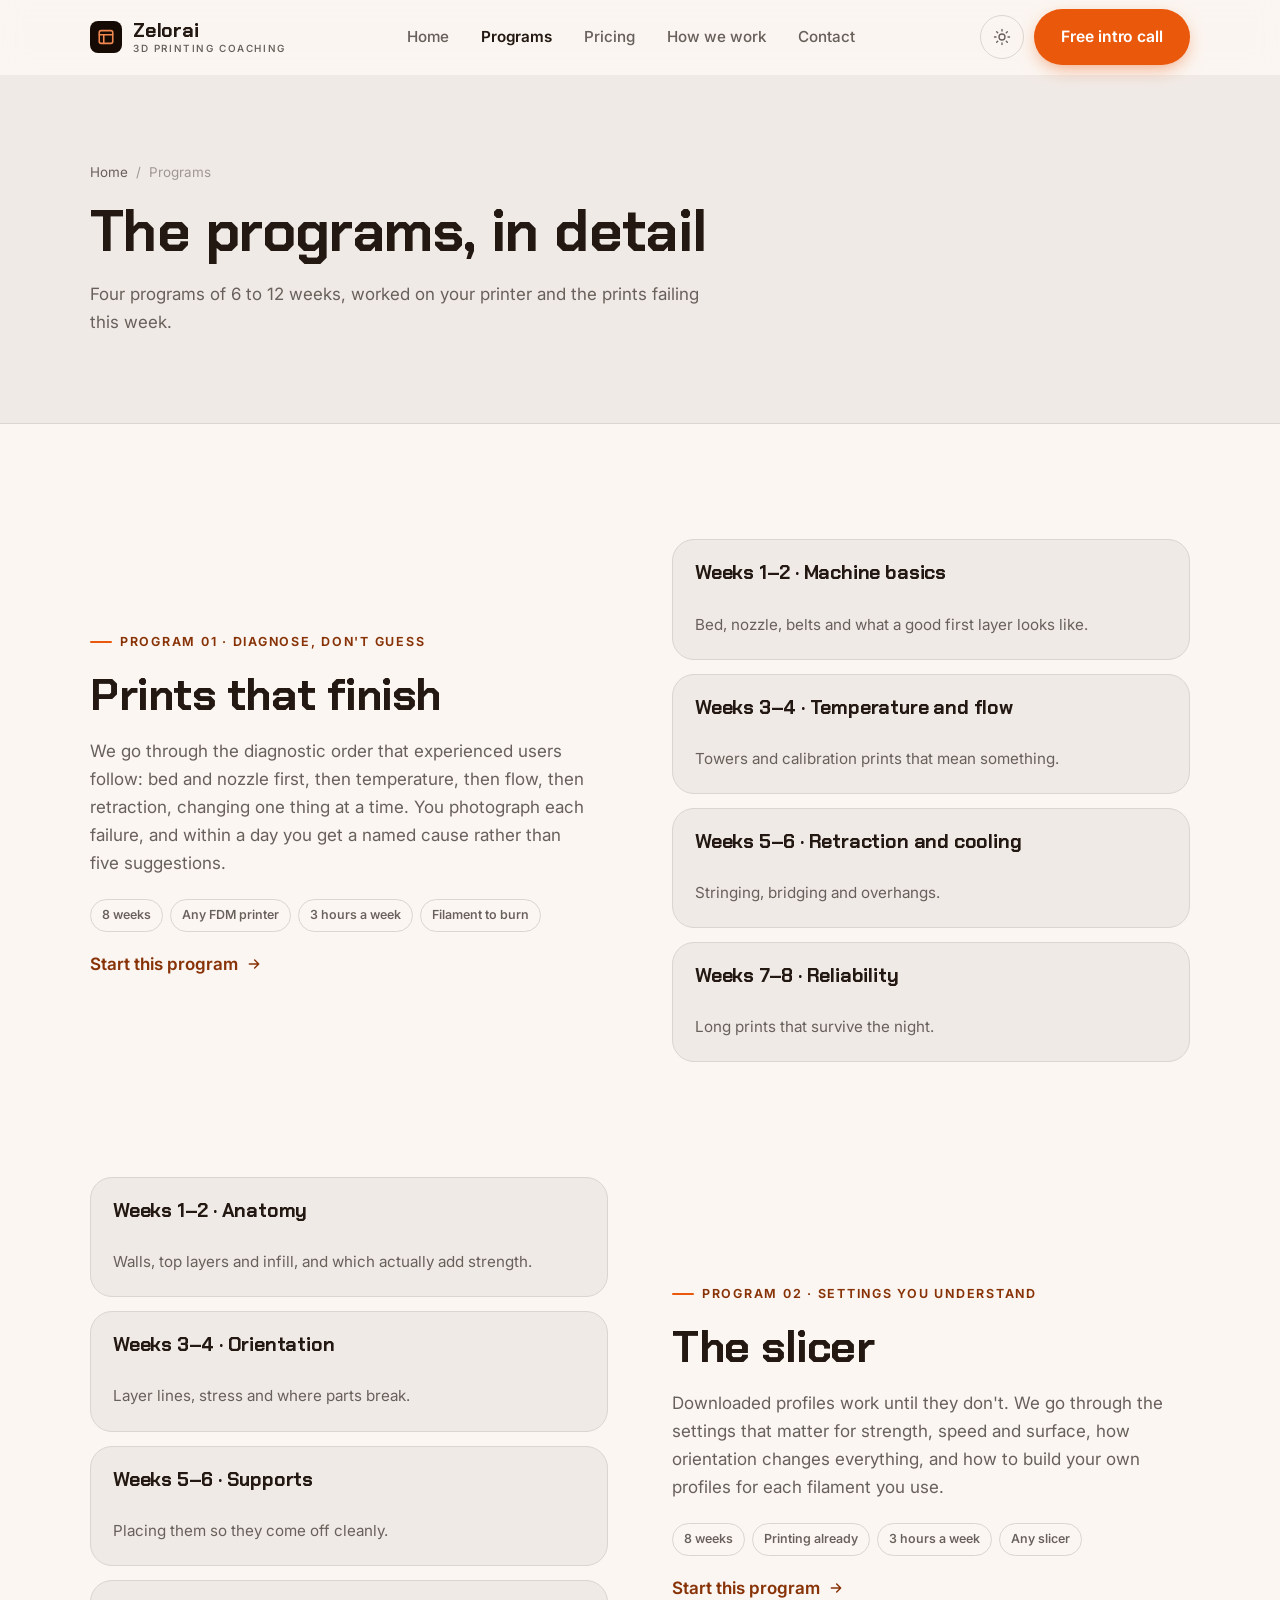
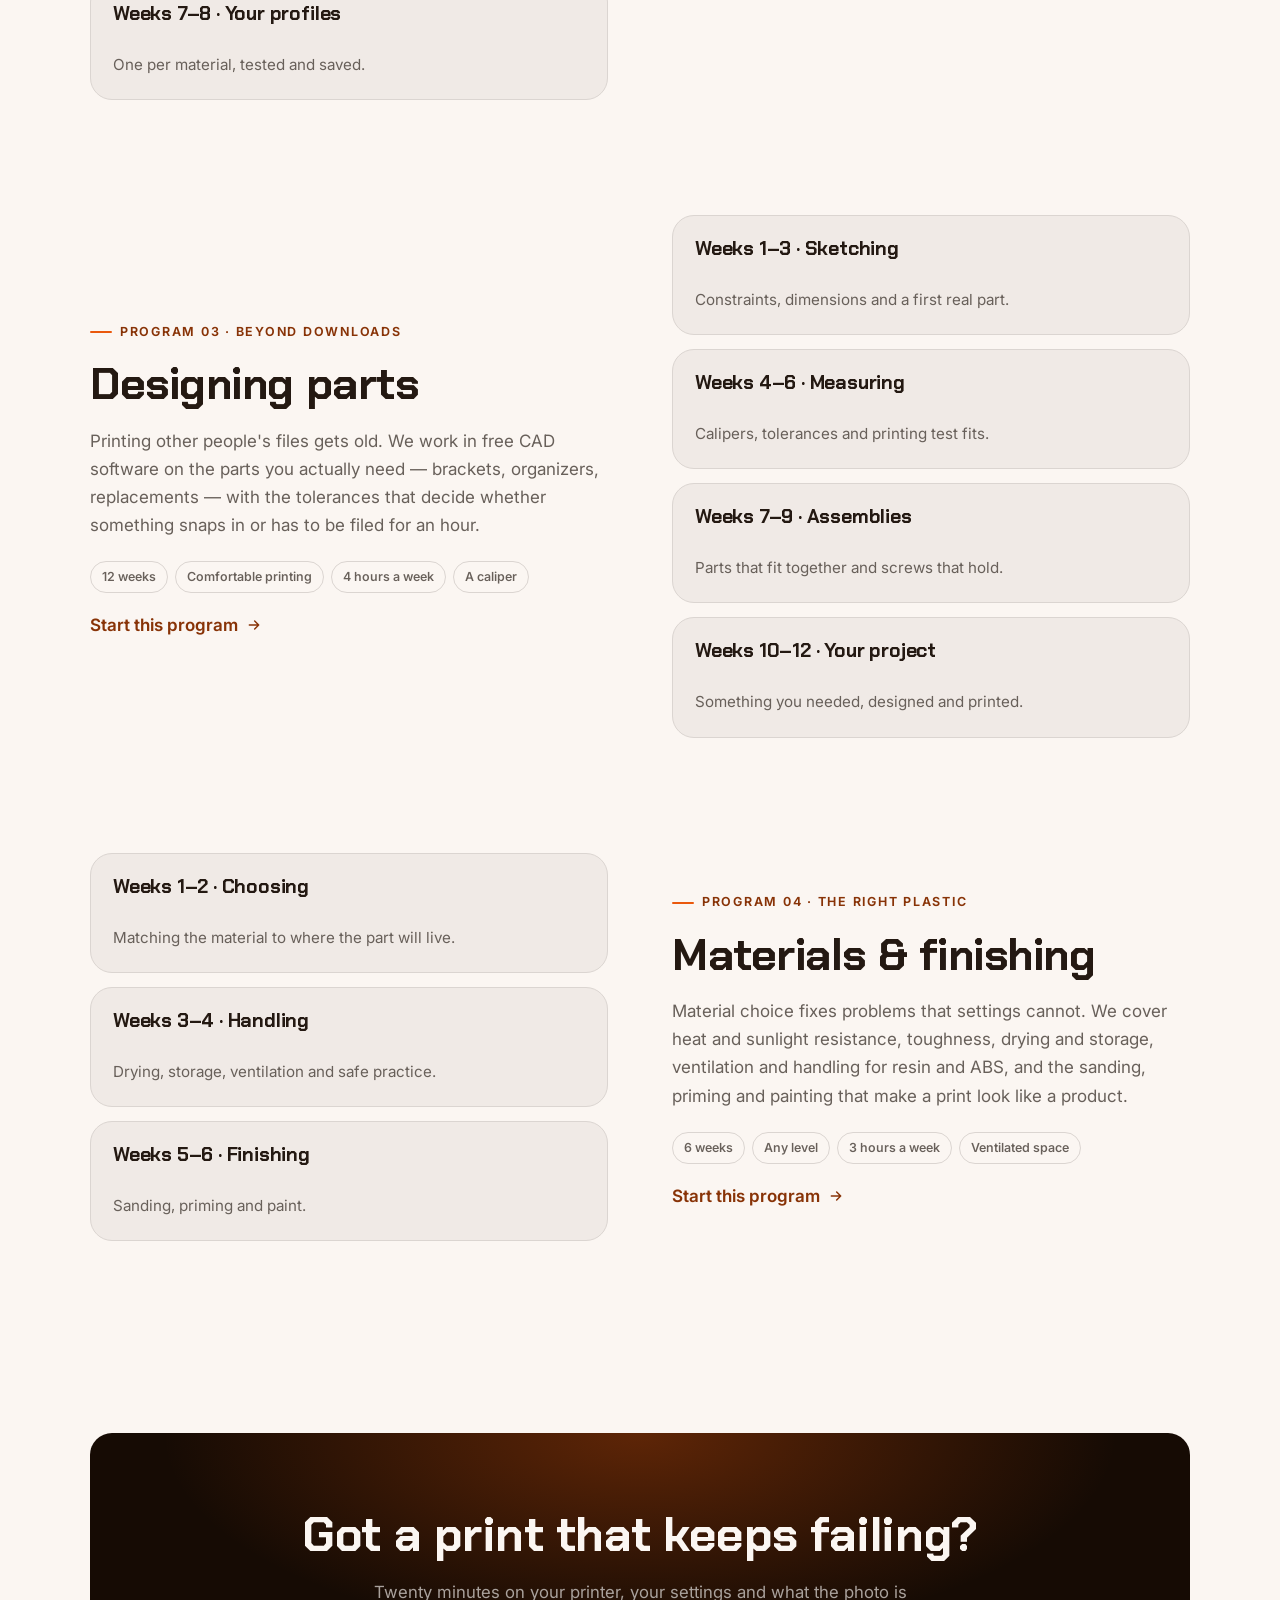
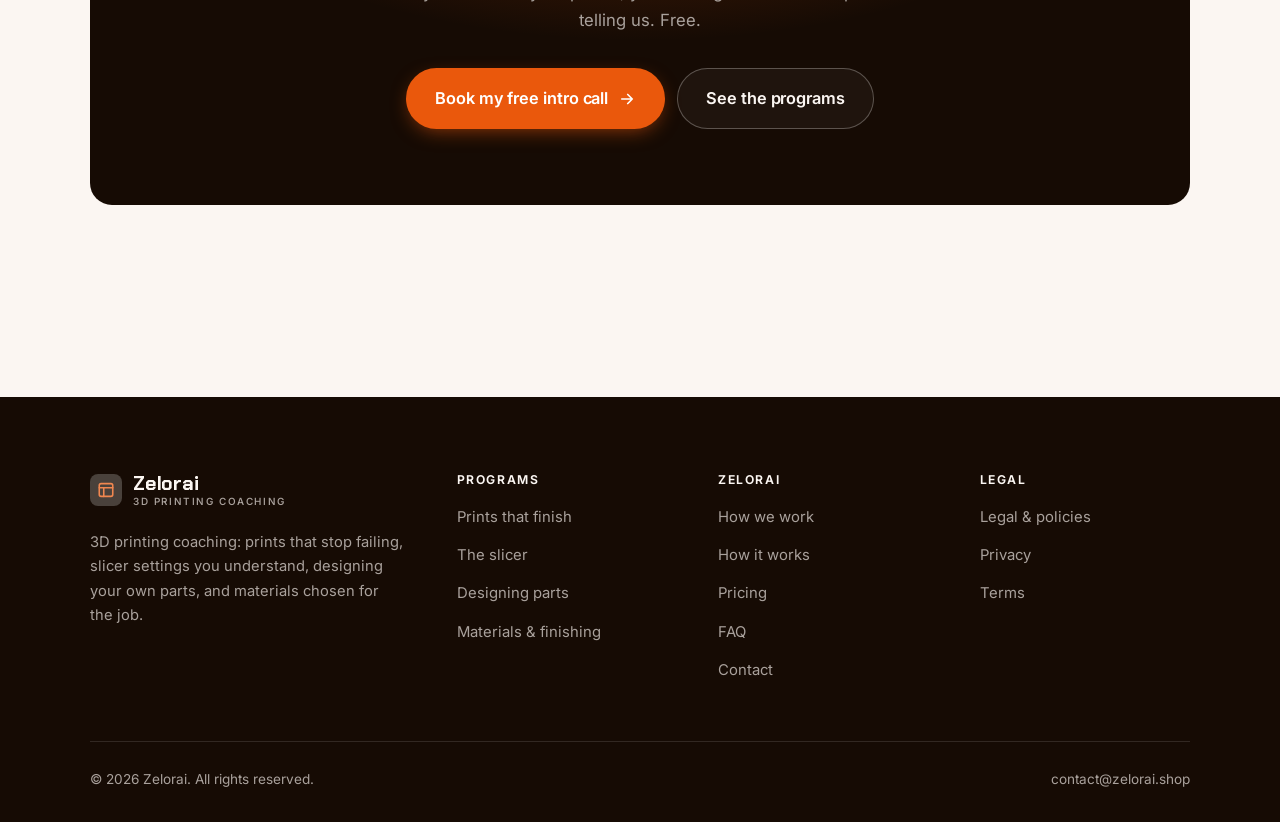
<file: programs.html>
<!DOCTYPE html>
<html lang="en" class="no-js">
<head>
<meta charset="utf-8">
<meta name="viewport" content="width=device-width, initial-scale=1">
<title>Programs — Zelorai</title>
<meta name="description" content="3D printing coaching programs: diagnosing failures, slicer settings, designing parts in CAD, materials and finishing.">
<link rel="canonical" href="https://zelorai.shop/programs.html">

<meta property="og:type" content="website">
<meta property="og:url" content="https://zelorai.shop/programs.html">
<meta property="og:site_name" content="Zelorai">
<meta property="og:locale" content="en_US">
<meta property="og:title" content="Programs — Zelorai">
<meta property="og:description" content="3D printing coaching programs: diagnosing failures, slicer settings, designing parts in CAD, materials and finishing.">
<meta name="theme-color" content="#160b04">

<link rel="icon" href="assets/img/favicon.svg" type="image/svg+xml">
<link rel="preconnect" href="https://fonts.googleapis.com">
<link rel="preconnect" href="https://fonts.gstatic.com" crossorigin>
<link rel="stylesheet" href="https://fonts.googleapis.com/css2?family=Chakra+Petch:wght@400;500;600;700&family=Inter:wght@400..700&display=swap">
<link rel="stylesheet" href="assets/css/style.css">

<!-- Thème appliqué avant le premier rendu (évite le flash) -->
<script>
document.documentElement.classList.remove('no-js');
(function(){try{var t=localStorage.getItem('site-theme');if(t){document.documentElement.setAttribute('data-theme',t);}}catch(e){}})();
</script>
</head>

<body>
<a class="skip-link" href="#main">Skip to main content</a>

<header class="site-header">
  <nav class="wrap nav" aria-label="Main navigation">
    <a class="brand" href="index.html">
      <svg class="brand__mark" viewBox="0 0 64 64" aria-hidden="true">
        <rect class="bm-bg" width="64" height="64" rx="16"/>
        <g class="bm-ic" transform="translate(14 14) scale(1.5)" fill="none" stroke-width="2.1" stroke-linecap="round" stroke-linejoin="round"><rect x="3" y="3.5" width="18" height="17" rx="2.5"/><path d="M3 9h18M9 9v11.5"/></g>
      </svg>
      <span>Zelorai<span class="brand__sub">3D printing coaching</span></span>
    </a>

    <ul class="nav__links" id="nav-links">
      <li><a href="index.html">Home</a></li>
      <li><a href="programs.html" aria-current="page">Programs</a></li>
      <li><a href="index.html#pricing">Pricing</a></li>
      <li><a href="about.html">How we work</a></li>
      <li><a href="contact.html">Contact</a></li>
      <li><a class="btn btn--primary" href="contact.html">Free intro call</a></li>
    </ul>

    <div class="nav__cta">
      <button class="theme-toggle" type="button" aria-label="Switch to dark theme">
        <svg class="icon-sun" viewBox="0 0 24 24" fill="none" stroke="currentColor" stroke-width="1.8" stroke-linecap="round" aria-hidden="true"><circle cx="12" cy="12" r="4"/><path d="M12 2v2m0 16v2M2 12h2m16 0h2M4.9 4.9l1.4 1.4m11.4 11.4 1.4 1.4M19.1 4.9l-1.4 1.4M6.3 17.7l-1.4 1.4"/></svg>
        <svg class="icon-moon" viewBox="0 0 24 24" fill="none" stroke="currentColor" stroke-width="1.8" stroke-linecap="round" stroke-linejoin="round" aria-hidden="true"><path d="M21 12.8A9 9 0 1 1 11.2 3a7 7 0 0 0 9.8 9.8z"/></svg>
      </button>
      <a class="btn btn--primary" href="contact.html">Free intro call</a>
      <button class="nav__toggle" type="button" aria-expanded="false" aria-controls="nav-links" aria-label="Open menu">
        <svg class="icon-open" viewBox="0 0 24 24" fill="none" stroke="currentColor" stroke-width="2" stroke-linecap="round" aria-hidden="true"><path d="M3 6h18M3 12h18M3 18h18"/></svg>
        <svg class="icon-close" viewBox="0 0 24 24" fill="none" stroke="currentColor" stroke-width="2" stroke-linecap="round" aria-hidden="true"><path d="M6 6l12 12M18 6L6 18"/></svg>
      </button>
    </div>
  </nav>
</header>

<main id="main">

<section class="page-head">
  <div class="wrap">
    <nav class="breadcrumb" aria-label="Breadcrumb">
      <a href="index.html">Home</a><span>/</span><span aria-current="page">Programs</span>
    </nav>
    <h1>The programs, in detail</h1>
    <p>Four programs of 6 to 12 weeks, worked on your printer and the prints failing this week.</p>
  </div>
</section>

<section class="section wrap" id="failures">
  <div class="split reveal">
    <div>
      <span class="eyebrow">Program 01 · Diagnose, don't guess</span>
      <h2>Prints that finish</h2>
      <p>We go through the diagnostic order that experienced users follow: bed and nozzle first, then temperature, then flow, then retraction, changing one thing at a time. You photograph each failure, and within a day you get a named cause rather than five suggestions.</p>
      <ul class="tags"><li>8 weeks</li><li>Any FDM printer</li><li>3 hours a week</li><li>Filament to burn</li></ul>
      <p><a class="arrow-link" href="contact.html">Start this program <svg viewBox="0 0 24 24" fill="none" stroke="currentColor" stroke-width="2.2" stroke-linecap="round" stroke-linejoin="round" aria-hidden="true"><path d="M5 12h14M13 6l6 6-6 6"/></svg></a></p>
    </div>
    <div class="grid grid--2 grid--tight">
      <article class="card card--sm">
        <h3>Weeks 1–2 · Machine basics</h3>
        <p>Bed, nozzle, belts and what a good first layer looks like.</p>
      </article>
      <article class="card card--sm">
        <h3>Weeks 3–4 · Temperature and flow</h3>
        <p>Towers and calibration prints that mean something.</p>
      </article>
      <article class="card card--sm">
        <h3>Weeks 5–6 · Retraction and cooling</h3>
        <p>Stringing, bridging and overhangs.</p>
      </article>
      <article class="card card--sm">
        <h3>Weeks 7–8 · Reliability</h3>
        <p>Long prints that survive the night.</p>
      </article>
    </div>
  </div>
</section>

<section class="section section--flush wrap" id="slicer">
  <div class="split reveal">
    <div class="grid grid--2 grid--tight">
      <article class="card card--sm">
        <h3>Weeks 1–2 · Anatomy</h3>
        <p>Walls, top layers and infill, and which actually add strength.</p>
      </article>
      <article class="card card--sm">
        <h3>Weeks 3–4 · Orientation</h3>
        <p>Layer lines, stress and where parts break.</p>
      </article>
      <article class="card card--sm">
        <h3>Weeks 5–6 · Supports</h3>
        <p>Placing them so they come off cleanly.</p>
      </article>
      <article class="card card--sm">
        <h3>Weeks 7–8 · Your profiles</h3>
        <p>One per material, tested and saved.</p>
      </article>
    </div>
    <div>
      <span class="eyebrow">Program 02 · Settings you understand</span>
      <h2>The slicer</h2>
      <p>Downloaded profiles work until they don't. We go through the settings that matter for strength, speed and surface, how orientation changes everything, and how to build your own profiles for each filament you use.</p>
      <ul class="tags"><li>8 weeks</li><li>Printing already</li><li>3 hours a week</li><li>Any slicer</li></ul>
      <p><a class="arrow-link" href="contact.html">Start this program <svg viewBox="0 0 24 24" fill="none" stroke="currentColor" stroke-width="2.2" stroke-linecap="round" stroke-linejoin="round" aria-hidden="true"><path d="M5 12h14M13 6l6 6-6 6"/></svg></a></p>
    </div>
  </div>
</section>

<section class="section section--flush wrap" id="cad">
  <div class="split reveal">
    <div>
      <span class="eyebrow">Program 03 · Beyond downloads</span>
      <h2>Designing parts</h2>
      <p>Printing other people's files gets old. We work in free CAD software on the parts you actually need — brackets, organizers, replacements — with the tolerances that decide whether something snaps in or has to be filed for an hour.</p>
      <ul class="tags"><li>12 weeks</li><li>Comfortable printing</li><li>4 hours a week</li><li>A caliper</li></ul>
      <p><a class="arrow-link" href="contact.html">Start this program <svg viewBox="0 0 24 24" fill="none" stroke="currentColor" stroke-width="2.2" stroke-linecap="round" stroke-linejoin="round" aria-hidden="true"><path d="M5 12h14M13 6l6 6-6 6"/></svg></a></p>
    </div>
    <div class="grid grid--2 grid--tight">
      <article class="card card--sm">
        <h3>Weeks 1–3 · Sketching</h3>
        <p>Constraints, dimensions and a first real part.</p>
      </article>
      <article class="card card--sm">
        <h3>Weeks 4–6 · Measuring</h3>
        <p>Calipers, tolerances and printing test fits.</p>
      </article>
      <article class="card card--sm">
        <h3>Weeks 7–9 · Assemblies</h3>
        <p>Parts that fit together and screws that hold.</p>
      </article>
      <article class="card card--sm">
        <h3>Weeks 10–12 · Your project</h3>
        <p>Something you needed, designed and printed.</p>
      </article>
    </div>
  </div>
</section>

<section class="section section--flush wrap" id="materials">
  <div class="split reveal">
    <div class="grid grid--2 grid--tight">
      <article class="card card--sm">
        <h3>Weeks 1–2 · Choosing</h3>
        <p>Matching the material to where the part will live.</p>
      </article>
      <article class="card card--sm">
        <h3>Weeks 3–4 · Handling</h3>
        <p>Drying, storage, ventilation and safe practice.</p>
      </article>
      <article class="card card--sm">
        <h3>Weeks 5–6 · Finishing</h3>
        <p>Sanding, priming and paint.</p>
      </article>
    </div>
    <div>
      <span class="eyebrow">Program 04 · The right plastic</span>
      <h2>Materials &amp; finishing</h2>
      <p>Material choice fixes problems that settings cannot. We cover heat and sunlight resistance, toughness, drying and storage, ventilation and handling for resin and ABS, and the sanding, priming and painting that make a print look like a product.</p>
      <ul class="tags"><li>6 weeks</li><li>Any level</li><li>3 hours a week</li><li>Ventilated space</li></ul>
      <p><a class="arrow-link" href="contact.html">Start this program <svg viewBox="0 0 24 24" fill="none" stroke="currentColor" stroke-width="2.2" stroke-linecap="round" stroke-linejoin="round" aria-hidden="true"><path d="M5 12h14M13 6l6 6-6 6"/></svg></a></p>
    </div>
  </div>
</section>

<section class="wrap section--tight">
  <div class="cta-band reveal">
    <h2>Got a print that keeps failing?</h2>
    <p>Twenty minutes on your printer, your settings and what the photo is telling us. Free.</p>
    <div class="hero__actions">
      <a class="btn btn--primary btn--lg" href="contact.html">Book my free intro call <svg viewBox="0 0 24 24" fill="none" stroke="currentColor" stroke-width="2.2" stroke-linecap="round" stroke-linejoin="round" aria-hidden="true"><path d="M5 12h14M13 6l6 6-6 6"/></svg></a>
      <a class="btn btn--on-dark btn--lg" href="programs.html">See the programs</a>
    </div>
  </div>
</section>

</main>

<footer class="site-footer">
  <div class="wrap">
    <div class="footer__grid">
      <div class="footer__brand">
        <a class="brand" href="index.html">
          <svg class="brand__mark" viewBox="0 0 64 64" aria-hidden="true">
        <rect class="bm-bg" width="64" height="64" rx="16"/>
        <g class="bm-ic" transform="translate(14 14) scale(1.5)" fill="none" stroke-width="2.1" stroke-linecap="round" stroke-linejoin="round"><rect x="3" y="3.5" width="18" height="17" rx="2.5"/><path d="M3 9h18M9 9v11.5"/></g>
      </svg>
          <span>Zelorai<span class="brand__sub">3D printing coaching</span></span>
        </a>
        <p>3D printing coaching: prints that stop failing, slicer settings you understand, designing your own parts, and materials chosen for the job.</p>
      </div>

      <div class="footer__col">
        <h4>Programs</h4>
        <ul>
          <li><a href="programs.html#failures">Prints that finish</a></li>
          <li><a href="programs.html#slicer">The slicer</a></li>
          <li><a href="programs.html#cad">Designing parts</a></li>
          <li><a href="programs.html#materials">Materials &amp; finishing</a></li>
        </ul>
      </div>

      <div class="footer__col">
        <h4>Zelorai</h4>
        <ul>
          <li><a href="about.html">How we work</a></li>
          <li><a href="index.html#how-it-works">How it works</a></li>
          <li><a href="index.html#pricing">Pricing</a></li>
          <li><a href="index.html#faq">FAQ</a></li>
          <li><a href="contact.html">Contact</a></li>
        </ul>
      </div>

      <div class="footer__col">
        <h4>Legal</h4>
        <ul>
          <li><a href="legal.html">Legal &amp; policies</a></li>
          <li><a href="legal.html#privacy">Privacy</a></li>
          <li><a href="legal.html#terms">Terms</a></li>
        </ul>
      </div>
    </div>

    <div class="footer__bottom">
      <p>© <span data-year>2026</span> Zelorai. All rights reserved.</p>
      <p><a href="mailto:contact@zelorai.shop">contact@zelorai.shop</a></p>
    </div>
  </div>
</footer>

<script src="assets/js/main.js" defer></script>
</body>
</html>
</file>
<file: assets/css/style.css>
/* Zelorai — couleurs et polices de la marque.
   Modifier ces valeurs suffit à changer l'identité visuelle de tout le site. */
:root {
  --c-accent:    #ea580c;
  --c-on-accent: #ffffff;
  --c-ink:       #160b04;
  --c-paper:     #fbf6f2;

  --accent-ink-light: color-mix(in srgb, var(--c-accent) 58%, black);
  --accent-on-dark:   color-mix(in srgb, var(--c-accent) 72%, white);

  --font-display: "Chakra Petch", system-ui, -apple-system, "Segoe UI", sans-serif;
  --font-body: "Inter", system-ui, -apple-system, "Segoe UI", sans-serif;
  --display-weight: 700;
  --display-tracking: -.01em;
}

/* ==========================================================================
   Feuille de style commune aux sites de coaching
   Les couleurs de marque (--c-accent, --c-on-accent, --c-ink, --c-paper) et
   les polices sont définies juste au-dessus, par site. Tout le reste en dérive.
   ========================================================================== */

/* --------------------------------------------------------------------------
   1. Tokens dérivés
   -------------------------------------------------------------------------- */

:root {
  /* Thème clair */
  --paper:      var(--c-paper);
  --paper-2:    color-mix(in srgb, var(--c-paper) 95%, var(--c-ink));
  --paper-3:    color-mix(in srgb, var(--c-paper) 89%, var(--c-ink));
  --line:       color-mix(in srgb, var(--c-paper) 86%, var(--c-ink));
  --text:       color-mix(in srgb, var(--c-ink) 94%, var(--c-paper));
  --muted:      color-mix(in srgb, var(--c-ink) 64%, var(--c-paper));
  --accent:     var(--c-accent);
  --accent-600: color-mix(in srgb, var(--c-accent) 86%, black);
  --accent-ink: var(--accent-ink-light);
  --on-accent:  var(--c-on-accent);
  --ink:        var(--c-ink);
  --ink-soft:   color-mix(in srgb, var(--c-ink) 90%, white);
  --on-ink:     var(--c-paper);
  --on-ink-mut: color-mix(in srgb, var(--c-paper) 64%, var(--c-ink));
  --brand-bg:   var(--c-ink);

  /* Rayons */
  --r-sm: 8px;
  --r-md: 14px;
  --r-lg: 22px;
  --r-full: 999px;

  /* Ombres */
  --sh-1: 0 1px 2px rgba(0, 0, 0, .05), 0 2px 8px rgba(0, 0, 0, .04);
  --sh-2: 0 2px 4px rgba(0, 0, 0, .05), 0 12px 32px rgba(0, 0, 0, .09);
  --sh-3: 0 4px 8px rgba(0, 0, 0, .06), 0 24px 56px rgba(0, 0, 0, .14);

  /* Rythme */
  --gutter: clamp(16px, 4vw, 40px);
  --maxw: 1180px;
  --section-y: clamp(64px, 9vw, 124px);

  --ease: cubic-bezier(.22, .61, .36, 1);
}

/* Thème sombre — suit le système, sauf si l'utilisateur a choisi « clair » */
@media (prefers-color-scheme: dark) {
  :root:not([data-theme="light"]) {
    --paper:      var(--c-ink);
    --paper-2:    color-mix(in srgb, var(--c-ink) 92%, white);
    --paper-3:    color-mix(in srgb, var(--c-ink) 86%, white);
    --line:       color-mix(in srgb, var(--c-ink) 80%, white);
    --text:       color-mix(in srgb, var(--c-paper) 94%, var(--c-ink));
    --muted:      color-mix(in srgb, var(--c-paper) 66%, var(--c-ink));
    --accent-ink: var(--accent-on-dark);
    --ink:        color-mix(in srgb, var(--c-ink) 72%, black);
    --brand-bg:   color-mix(in srgb, var(--c-ink) 80%, white);
    --sh-1: 0 1px 2px rgba(0, 0, 0, .4), 0 2px 8px rgba(0, 0, 0, .3);
    --sh-2: 0 2px 4px rgba(0, 0, 0, .4), 0 12px 32px rgba(0, 0, 0, .45);
    --sh-3: 0 4px 8px rgba(0, 0, 0, .45), 0 24px 56px rgba(0, 0, 0, .55);
  }
}

/* Thème sombre — choix explicite */
:root[data-theme="dark"] {
  --paper:      var(--c-ink);
  --paper-2:    color-mix(in srgb, var(--c-ink) 92%, white);
  --paper-3:    color-mix(in srgb, var(--c-ink) 86%, white);
  --line:       color-mix(in srgb, var(--c-ink) 80%, white);
  --text:       color-mix(in srgb, var(--c-paper) 94%, var(--c-ink));
  --muted:      color-mix(in srgb, var(--c-paper) 66%, var(--c-ink));
  --accent-ink: var(--accent-on-dark);
  --ink:        color-mix(in srgb, var(--c-ink) 72%, black);
  --brand-bg:   color-mix(in srgb, var(--c-ink) 80%, white);
  --sh-1: 0 1px 2px rgba(0, 0, 0, .4), 0 2px 8px rgba(0, 0, 0, .3);
  --sh-2: 0 2px 4px rgba(0, 0, 0, .4), 0 12px 32px rgba(0, 0, 0, .45);
  --sh-3: 0 4px 8px rgba(0, 0, 0, .45), 0 24px 56px rgba(0, 0, 0, .55);
}

/* --------------------------------------------------------------------------
   2. Reset / base
   -------------------------------------------------------------------------- */

*, *::before, *::after { box-sizing: border-box; }

* { margin: 0; }

html {
  -webkit-text-size-adjust: 100%;
  scroll-behavior: smooth;
  scroll-padding-top: 88px;
}

body {
  background: var(--paper);
  color: var(--text);
  font-family: var(--font-body);
  font-size: 17px;
  line-height: 1.65;
  -webkit-font-smoothing: antialiased;
  text-rendering: optimizeLegibility;
  overflow-x: hidden;
}

img, svg, video { display: block; max-width: 100%; height: auto; }

a { color: inherit; text-decoration: none; }

button, input, textarea, select { font: inherit; color: inherit; }

h1, h2, h3, h4 {
  font-family: var(--font-display);
  font-weight: var(--display-weight);
  line-height: 1.08;
  letter-spacing: var(--display-tracking);
  text-wrap: balance;
}

p { text-wrap: pretty; }

:focus-visible {
  outline: 3px solid var(--accent);
  outline-offset: 3px;
  border-radius: 4px;
}

::selection { background: var(--accent); color: var(--on-accent); }

/* --------------------------------------------------------------------------
   3. Utilitaires de mise en page
   -------------------------------------------------------------------------- */

.wrap {
  width: 100%;
  max-width: var(--maxw);
  margin-inline: auto;
  padding-inline: var(--gutter);
}

.section { padding-block: var(--section-y); }
.section--flush { padding-top: 0; }
.section--tight { padding-block: clamp(48px, 6vw, 80px); }

.skip-link {
  position: absolute;
  left: 12px;
  top: -100px;
  z-index: 200;
  background: var(--accent);
  color: var(--on-accent);
  padding: 12px 20px;
  border-radius: var(--r-sm);
  font-weight: 600;
  transition: top .2s var(--ease);
}
.skip-link:focus { top: 12px; }

.eyebrow {
  display: inline-flex;
  align-items: center;
  gap: 8px;
  font-size: .78rem;
  font-weight: 650;
  letter-spacing: .14em;
  text-transform: uppercase;
  color: var(--accent-ink);
  margin-bottom: 18px;
}
.eyebrow::before {
  content: "";
  width: 22px;
  height: 2px;
  background: var(--accent);
  border-radius: 2px;
}

.section-head { max-width: 62ch; margin-bottom: clamp(36px, 5vw, 60px); }
.section-head h2 { font-size: clamp(2rem, 4.4vw, 3.1rem); }
.section-head p {
  margin-top: 18px;
  color: var(--muted);
  font-size: clamp(1rem, 1.6vw, 1.12rem);
  max-width: 58ch;
}

.section-head--center { margin-inline: auto; text-align: center; }
.section-head--center .eyebrow { justify-content: center; }
.section-head--center p { margin-inline: auto; }

/* --------------------------------------------------------------------------
   4. Boutons
   -------------------------------------------------------------------------- */

.btn {
  display: inline-flex;
  align-items: center;
  justify-content: center;
  gap: 10px;
  padding: 14px 26px;
  border: 1px solid transparent;
  border-radius: var(--r-full);
  font-weight: 620;
  font-size: .98rem;
  letter-spacing: -.005em;
  cursor: pointer;
  white-space: nowrap;
  transition: transform .18s var(--ease), background-color .18s var(--ease),
              border-color .18s var(--ease), box-shadow .18s var(--ease), color .18s var(--ease);
}
.btn:hover { transform: translateY(-2px); }
.btn:active { transform: translateY(0); }

.btn--primary {
  background: var(--accent);
  color: var(--on-accent);
  box-shadow: 0 6px 20px -6px color-mix(in srgb, var(--c-accent) 65%, transparent);
}
.btn--primary:hover {
  background: var(--accent-600);
  box-shadow: 0 12px 28px -8px color-mix(in srgb, var(--c-accent) 70%, transparent);
}

.btn--ghost {
  border-color: var(--line);
  background: transparent;
  color: var(--text);
}
.btn--ghost:hover { border-color: var(--accent); color: var(--accent-ink); }

.btn--on-dark {
  border-color: color-mix(in srgb, var(--c-paper) 28%, transparent);
  color: var(--on-ink);
  background: color-mix(in srgb, var(--c-paper) 4%, transparent);
}
.btn--on-dark:hover {
  border-color: color-mix(in srgb, var(--c-paper) 60%, transparent);
  background: color-mix(in srgb, var(--c-paper) 10%, transparent);
}

.btn--lg { padding: 16px 28px; font-size: 1.02rem; }
.btn--block { width: 100%; }

.btn svg { width: 18px; height: 18px; flex: none; }

@media (max-width: 420px) {
  .btn--lg { padding: 15px 22px; font-size: 1rem; white-space: normal; text-align: center; }
}

/* Lien fléché */
.arrow-link {
  display: inline-flex;
  align-items: center;
  gap: 8px;
  font-weight: 620;
  color: var(--accent-ink);
}
.arrow-link svg { width: 16px; height: 16px; transition: transform .18s var(--ease); }
.arrow-link:hover svg { transform: translateX(4px); }

/* --------------------------------------------------------------------------
   5. En-tête / navigation
   -------------------------------------------------------------------------- */

.site-header {
  position: sticky;
  top: 0;
  z-index: 100;
  background: color-mix(in srgb, var(--paper) 82%, transparent);
  backdrop-filter: saturate(180%) blur(14px);
  -webkit-backdrop-filter: saturate(180%) blur(14px);
  border-bottom: 1px solid transparent;
  transition: border-color .25s var(--ease), background-color .25s var(--ease);
}
.site-header.is-stuck {
  border-bottom-color: var(--line);
  background: color-mix(in srgb, var(--paper) 94%, transparent);
}

.nav {
  display: flex;
  align-items: center;
  justify-content: space-between;
  gap: 24px;
  height: 74px;
}

.brand {
  display: inline-flex;
  align-items: center;
  gap: 11px;
  font-family: var(--font-display);
  font-weight: var(--display-weight);
  font-size: 1.24rem;
  letter-spacing: var(--display-tracking);
  flex: none;
  line-height: 1.1;
}
.brand__mark { width: 32px; height: 32px; flex: none; }
.brand__mark .bm-bg { fill: var(--brand-bg); }
.brand__mark .bm-ic { stroke: var(--accent-on-dark); color: var(--accent-on-dark); }
.brand__sub {
  display: block;
  font-family: var(--font-body);
  font-size: .62rem;
  font-weight: 550;
  letter-spacing: .16em;
  text-transform: uppercase;
  color: var(--muted);
  margin-top: 1px;
}

.nav__links {
  display: flex;
  align-items: center;
  gap: 4px;
  list-style: none;
  padding: 0;
}
.nav__links a {
  display: block;
  padding: 9px 14px;
  border-radius: var(--r-full);
  font-size: .95rem;
  font-weight: 520;
  color: var(--muted);
  transition: color .16s var(--ease), background-color .16s var(--ease);
}
.nav__links a:hover { color: var(--text); background: var(--paper-2); }
.nav__links a[aria-current="page"] { color: var(--text); font-weight: 620; }
.nav__links .btn { display: none; }

.nav__cta { display: flex; align-items: center; gap: 10px; flex: none; }

.nav__toggle {
  display: none;
  width: 44px;
  height: 44px;
  align-items: center;
  justify-content: center;
  background: transparent;
  border: 1px solid var(--line);
  border-radius: var(--r-full);
  cursor: pointer;
}
.nav__toggle svg { width: 20px; height: 20px; }
.nav__toggle .icon-close { display: none; }
.nav__toggle[aria-expanded="true"] .icon-open { display: none; }
.nav__toggle[aria-expanded="true"] .icon-close { display: block; }

@media (max-width: 900px) {
  .nav__links, .nav__cta .btn { display: none; }
  .nav__toggle { display: inline-flex; }

  .nav__links {
    position: fixed;
    inset: 74px 0 auto;
    flex-direction: column;
    align-items: stretch;
    gap: 2px;
    padding: 20px var(--gutter) 32px;
    background: var(--paper);
    border-bottom: 1px solid var(--line);
    box-shadow: var(--sh-2);
  }
  .nav__links.is-open { display: flex; }
  .nav__links a { padding: 14px 4px; font-size: 1.1rem; border-radius: var(--r-sm); }
  .nav__links a.btn { display: inline-flex; margin-top: 14px; padding: 14px 26px; color: var(--on-accent); }
}

@media (max-width: 380px) {
  .brand__sub { display: none; }
}

/* Bouton de thème */
.theme-toggle {
  width: 44px;
  height: 44px;
  display: inline-flex;
  align-items: center;
  justify-content: center;
  background: transparent;
  border: 1px solid var(--line);
  border-radius: var(--r-full);
  cursor: pointer;
  color: var(--muted);
  transition: color .16s var(--ease), border-color .16s var(--ease);
}
.theme-toggle:hover { color: var(--text); border-color: var(--accent); }
.theme-toggle svg { width: 18px; height: 18px; }
.theme-toggle .icon-moon { display: none; }
:root[data-theme="dark"] .theme-toggle .icon-sun { display: none; }
:root[data-theme="dark"] .theme-toggle .icon-moon { display: block; }
@media (prefers-color-scheme: dark) {
  :root:not([data-theme="light"]) .theme-toggle .icon-sun { display: none; }
  :root:not([data-theme="light"]) .theme-toggle .icon-moon { display: block; }
}

/* --------------------------------------------------------------------------
   6. Hero
   -------------------------------------------------------------------------- */

.hero {
  position: relative;
  background: var(--ink);
  color: var(--on-ink);
  overflow: hidden;
  isolation: isolate;
}

/* Halo de couleur + grain léger */
.hero::before {
  content: "";
  position: absolute;
  inset: -30% -10% auto;
  height: 130%;
  background:
    radial-gradient(60% 55% at 78% 18%, color-mix(in srgb, var(--c-accent) 34%, transparent), transparent 62%),
    radial-gradient(48% 44% at 12% 88%, color-mix(in srgb, var(--c-accent) 16%, transparent), transparent 66%);
  z-index: -2;
  pointer-events: none;
}
.hero::after {
  content: "";
  position: absolute;
  inset: 0;
  background-image: url("data:image/svg+xml,%3Csvg xmlns='http://www.w3.org/2000/svg' width='160' height='160'%3E%3Cfilter id='n'%3E%3CfeTurbulence type='fractalNoise' baseFrequency='.85' numOctaves='3'/%3E%3C/filter%3E%3Crect width='160' height='160' filter='url(%23n)' opacity='.28'/%3E%3C/svg%3E");
  opacity: .45;
  mix-blend-mode: overlay;
  z-index: -1;
  pointer-events: none;
}

.hero__inner {
  display: grid;
  grid-template-columns: minmax(0, 1.05fr) minmax(0, .95fr);
  align-items: center;
  gap: clamp(32px, 5vw, 72px);
  padding-block: clamp(56px, 8vw, 110px);
}

.hero h1 {
  font-size: clamp(2.5rem, 6vw, 4.6rem);
  letter-spacing: calc(var(--display-tracking) * 1.4);
}
.hero h1 em {
  font-style: normal;
  color: var(--accent-on-dark);
  text-decoration: underline;
  text-decoration-color: color-mix(in srgb, var(--c-accent) 45%, transparent);
  text-decoration-thickness: .1em;
  text-underline-offset: .14em;
  text-decoration-skip-ink: none;
}

.hero__lede {
  margin-top: 22px;
  font-size: clamp(1.04rem, 1.9vw, 1.2rem);
  color: var(--on-ink-mut);
  max-width: 50ch;
}

.hero__actions {
  display: flex;
  flex-wrap: wrap;
  gap: 12px;
  margin-top: 34px;
}

.hero__eyebrow { color: var(--accent-on-dark); }
.hero__eyebrow::before { background: var(--accent-on-dark); }

/* Faits sur l'offre */
.hero__proof {
  display: grid;
  grid-template-columns: repeat(4, minmax(0, 1fr));
  gap: clamp(18px, 3vw, 32px);
  margin-top: 44px;
  padding: 26px 0 0;
  border-top: 1px solid color-mix(in srgb, var(--c-paper) 14%, transparent);
  list-style: none;
}
.stat__num {
  display: block;
  font-family: var(--font-display);
  font-size: clamp(1.5rem, 2.6vw, 2.05rem);
  font-weight: var(--display-weight);
  line-height: 1;
  letter-spacing: var(--display-tracking);
  white-space: nowrap;
}
.stat__label {
  display: block;
  margin-top: 7px;
  font-size: .82rem;
  line-height: 1.4;
  color: var(--on-ink-mut);
}

.hero__art svg { width: 100%; height: auto; border-radius: var(--r-lg); box-shadow: var(--sh-3); }

@media (max-width: 880px) {
  .hero__inner { grid-template-columns: 1fr; }
  .hero__art { order: -1; max-width: 560px; }
}
@media (max-width: 540px) {
  .hero__proof { grid-template-columns: repeat(2, minmax(0, 1fr)); }
}

/* --------------------------------------------------------------------------
   7. Bandeau défilant
   -------------------------------------------------------------------------- */

.marquee {
  background: var(--ink-soft);
  color: var(--on-ink-mut);
  border-top: 1px solid color-mix(in srgb, var(--c-paper) 8%, transparent);
  padding-block: 18px;
  overflow: hidden;
  white-space: nowrap;
  mask-image: linear-gradient(90deg, transparent, #000 8%, #000 92%, transparent);
  -webkit-mask-image: linear-gradient(90deg, transparent, #000 8%, #000 92%, transparent);
}
.marquee__track {
  display: inline-flex;
  gap: 42px;
  align-items: center;
  animation: marquee 38s linear infinite;
  font-size: .86rem;
  letter-spacing: .12em;
  text-transform: uppercase;
  font-weight: 560;
}
.marquee__track span { display: inline-flex; align-items: center; gap: 42px; }
.marquee__track span::after {
  content: "";
  width: 5px; height: 5px;
  border-radius: 50%;
  background: var(--accent);
  opacity: .8;
}
@keyframes marquee { to { transform: translateX(-50%); } }

/* --------------------------------------------------------------------------
   8. Grilles de cartes
   -------------------------------------------------------------------------- */

.grid {
  display: grid;
  gap: clamp(16px, 2.2vw, 26px);
}
.grid--2 { grid-template-columns: repeat(auto-fit, minmax(min(100%, 260px), 1fr)); }
.grid--3 { grid-template-columns: repeat(auto-fit, minmax(min(100%, 270px), 1fr)); }
.grid--4 { grid-template-columns: repeat(auto-fit, minmax(min(100%, 230px), 1fr)); }
.grid--tight { gap: 14px; }

.card {
  position: relative;
  display: flex;
  flex-direction: column;
  padding: 28px;
  background: var(--paper-2);
  border: 1px solid var(--line);
  border-radius: var(--r-lg);
  transition: transform .22s var(--ease), box-shadow .22s var(--ease), border-color .22s var(--ease);
}
a.card:hover, .card--lift:hover {
  transform: translateY(-5px);
  box-shadow: var(--sh-2);
  border-color: color-mix(in srgb, var(--c-accent) 45%, var(--line));
}
.card--sm { padding: 22px; }
.card--sm h3 { font-size: 1rem; }
.card__icon {
  width: 52px;
  height: 52px;
  display: grid;
  place-items: center;
  border-radius: var(--r-md);
  background: color-mix(in srgb, var(--c-accent) 15%, transparent);
  color: var(--accent-ink);
  margin-bottom: 20px;
}
.card__icon svg { width: 26px; height: 26px; }
.card h3 { font-size: 1.22rem; margin-bottom: 10px; }
.card p { color: var(--muted); font-size: .95rem; }
.card .arrow-link { margin-top: auto; padding-top: 18px; font-size: .92rem; }

.tags {
  list-style: none;
  padding: 0;
  margin: 18px 0 0;
  display: flex;
  flex-wrap: wrap;
  gap: 7px;
}
.tags li {
  font-size: .78rem;
  font-weight: 560;
  padding: 5px 11px;
  border-radius: var(--r-full);
  background: var(--paper);
  border: 1px solid var(--line);
  color: var(--muted);
}

/* --------------------------------------------------------------------------
   9. Méthode (étapes)
   -------------------------------------------------------------------------- */

.steps { counter-reset: step; }
.step {
  position: relative;
  padding: 30px 26px 26px;
  background: var(--paper);
  border: 1px solid var(--line);
  border-radius: var(--r-lg);
}
.step::before {
  counter-increment: step;
  content: "0" counter(step);
  display: block;
  font-family: var(--font-display);
  font-size: 2.6rem;
  font-weight: var(--display-weight);
  line-height: 1;
  letter-spacing: var(--display-tracking);
  color: color-mix(in srgb, var(--c-accent) 55%, var(--paper));
  margin-bottom: 16px;
}
.step h3 { font-size: 1.12rem; margin-bottom: 9px; }
.step p { color: var(--muted); font-size: .93rem; }

/* --------------------------------------------------------------------------
   10. Tarifs
   -------------------------------------------------------------------------- */

.plans { align-items: start; }

.plan {
  display: flex;
  flex-direction: column;
  padding: 32px 28px;
  background: var(--paper);
  border: 1px solid var(--line);
  border-radius: var(--r-lg);
  height: 100%;
  position: relative;
}
.plan--featured {
  background: var(--ink);
  color: var(--on-ink);
  border-color: var(--ink);
  box-shadow: var(--sh-3);
}
.plan--featured .plan__desc,
.plan--featured .plan__period,
.plan--featured .plan__features li { color: var(--on-ink-mut); }
.plan--featured .plan__features li::before { color: var(--accent-on-dark); }

.plan__tag {
  position: absolute;
  top: 18px;
  right: 18px;
  font-size: .7rem;
  font-weight: 680;
  letter-spacing: .1em;
  text-transform: uppercase;
  padding: 5px 12px;
  border-radius: var(--r-full);
  background: var(--accent);
  color: var(--on-accent);
}

.plan h3 { font-size: 1.3rem; }
.plan--featured h3 { padding-right: 120px; }
.plan__desc { margin-top: 8px; color: var(--muted); font-size: .92rem; min-height: 2.8em; }

.plan__price {
  display: flex;
  align-items: baseline;
  gap: 6px;
  margin: 22px 0 4px;
  font-family: var(--font-display);
  font-size: clamp(2.2rem, 4vw, 2.9rem);
  font-weight: var(--display-weight);
  letter-spacing: var(--display-tracking);
  line-height: 1;
}
.plan__period { font-family: var(--font-body); font-size: .9rem; font-weight: 450; color: var(--muted); letter-spacing: 0; }

.plan__features {
  list-style: none;
  padding: 0;
  margin: 24px 0 28px;
  display: grid;
  gap: 11px;
  flex: 1;
}
.plan__features li {
  display: grid;
  grid-template-columns: 20px 1fr;
  gap: 10px;
  font-size: .93rem;
  color: var(--muted);
  align-items: start;
}
.plan__features li::before {
  content: "✓";
  color: var(--accent-ink);
  font-weight: 700;
  line-height: 1.5;
}

.plans-note { text-align: center; margin-top: 26px; font-size: .88rem; color: var(--muted); }

/* --------------------------------------------------------------------------
   11. Bloc split (texte + illustration)
   -------------------------------------------------------------------------- */

.split {
  display: grid;
  grid-template-columns: repeat(auto-fit, minmax(min(100%, 340px), 1fr));
  gap: clamp(32px, 5vw, 68px);
  align-items: center;
}
.split--top { align-items: start; }
.split__art svg { width: 100%; border-radius: var(--r-lg); box-shadow: var(--sh-2); }
.split h2 { font-size: clamp(1.9rem, 4vw, 2.8rem); }
.split p { margin-top: 18px; color: var(--muted); }
.split .tags { margin-top: 22px; }

/* --------------------------------------------------------------------------
   12. FAQ
   -------------------------------------------------------------------------- */

.faq { max-width: 780px; margin-inline: auto; }
.faq details {
  border-bottom: 1px solid var(--line);
  padding: 4px 0;
}
.faq summary {
  display: flex;
  align-items: center;
  justify-content: space-between;
  gap: 20px;
  padding: 22px 4px;
  cursor: pointer;
  list-style: none;
  font-family: var(--font-display);
  font-size: 1.08rem;
  font-weight: var(--display-weight);
  letter-spacing: var(--display-tracking);
}
.faq summary::-webkit-details-marker { display: none; }
.faq summary::after {
  content: "";
  flex: none;
  width: 13px;
  height: 13px;
  border-right: 2px solid var(--muted);
  border-bottom: 2px solid var(--muted);
  transform: rotate(45deg) translate(-3px, -3px);
  transition: transform .2s var(--ease), border-color .2s var(--ease);
}
.faq details[open] summary::after {
  transform: rotate(225deg) translate(-3px, -3px);
  border-color: var(--accent);
}
.faq details p { padding: 0 4px 24px; color: var(--muted); max-width: 66ch; }

/* --------------------------------------------------------------------------
   13. Bandeau d'appel à l'action
   -------------------------------------------------------------------------- */

.cta-band {
  position: relative;
  background: var(--ink);
  color: var(--on-ink);
  border-radius: var(--r-lg);
  padding: clamp(40px, 6vw, 76px) clamp(24px, 5vw, 64px);
  overflow: hidden;
  isolation: isolate;
  text-align: center;
}
.cta-band::before {
  content: "";
  position: absolute;
  inset: 0;
  background: radial-gradient(70% 90% at 50% 0%, color-mix(in srgb, var(--c-accent) 34%, transparent), transparent 62%);
  z-index: -1;
}
.cta-band h2 { font-size: clamp(1.9rem, 4.4vw, 3rem); }
.cta-band p {
  margin: 18px auto 0;
  max-width: 52ch;
  color: var(--on-ink-mut);
  font-size: 1.05rem;
}
.cta-band .hero__actions { justify-content: center; }

/* --------------------------------------------------------------------------
   14. Formulaire
   -------------------------------------------------------------------------- */

.form-layout {
  display: grid;
  grid-template-columns: minmax(0, 1fr) minmax(0, 420px);
  gap: clamp(32px, 5vw, 64px);
  align-items: start;
}
@media (max-width: 880px) { .form-layout { grid-template-columns: 1fr; } }

.form {
  display: grid;
  gap: 18px;
  padding: clamp(22px, 3.5vw, 36px);
  background: var(--paper-2);
  border: 1px solid var(--line);
  border-radius: var(--r-lg);
}
.form__row { display: grid; grid-template-columns: repeat(auto-fit, minmax(min(100%, 200px), 1fr)); gap: 18px; }

.field { display: grid; gap: 7px; }
.field label { font-size: .88rem; font-weight: 600; }
.field label .req { color: var(--accent-ink); }
.field input, .field textarea, .field select {
  width: 100%;
  padding: 13px 15px;
  background: var(--paper);
  border: 1px solid var(--line);
  border-radius: var(--r-md);
  font-size: .97rem;
  transition: border-color .16s var(--ease), box-shadow .16s var(--ease);
}
.field input:focus, .field textarea:focus, .field select:focus {
  outline: none;
  border-color: var(--accent);
  box-shadow: 0 0 0 3px color-mix(in srgb, var(--c-accent) 24%, transparent);
}
.field textarea { resize: vertical; min-height: 130px; }
.field__hint { font-size: .8rem; color: var(--muted); }

.form__status { font-size: .9rem; font-weight: 600; min-height: 1.4em; }
.form__note { font-size: .82rem; color: var(--muted); }
.form__note a { color: var(--accent-ink); text-decoration: underline; text-underline-offset: 2px; }

.contact-aside { display: grid; gap: 14px; }
.contact-card {
  display: flex;
  gap: 14px;
  padding: 20px 22px;
  background: var(--paper);
  border: 1px solid var(--line);
  border-radius: var(--r-md);
}
.contact-card--soft { background: var(--paper-2); }
.contact-card svg { width: 22px; height: 22px; flex: none; color: var(--accent-ink); margin-top: 3px; }
.contact-card b { display: block; font-size: .95rem; font-weight: 620; }
.contact-card span, .contact-card a { display: block; font-size: .9rem; color: var(--muted); }
.contact-card a:hover { color: var(--accent-ink); }

/* --------------------------------------------------------------------------
   15. Page interne — en-tête
   -------------------------------------------------------------------------- */

.page-head {
  background: var(--paper-2);
  border-bottom: 1px solid var(--line);
  padding-block: clamp(48px, 7vw, 86px);
}
.page-head h1 { font-size: clamp(2.2rem, 5.4vw, 3.6rem); max-width: 20ch; }
.page-head p { margin-top: 18px; color: var(--muted); max-width: 58ch; font-size: 1.06rem; }

.breadcrumb {
  display: flex;
  gap: 8px;
  align-items: center;
  font-size: .84rem;
  color: var(--muted);
  margin-bottom: 18px;
}
.breadcrumb a:hover { color: var(--accent-ink); }
.breadcrumb span { opacity: .6; }

/* --------------------------------------------------------------------------
   16. Pied de page
   -------------------------------------------------------------------------- */

.site-footer {
  background: var(--ink);
  color: var(--on-ink-mut);
  padding-block: clamp(48px, 6vw, 76px) 32px;
  margin-top: var(--section-y);
}
.site-footer .brand { color: var(--on-ink); }
.site-footer .brand__mark .bm-bg { fill: color-mix(in srgb, var(--c-ink) 78%, white); }
.site-footer .brand__sub { color: var(--on-ink-mut); }

.footer__grid {
  display: grid;
  grid-template-columns: minmax(0, 1.5fr) repeat(auto-fit, minmax(150px, 1fr));
  gap: clamp(28px, 4vw, 56px);
}
@media (max-width: 720px) { .footer__grid { grid-template-columns: 1fr 1fr; } .footer__brand { grid-column: 1 / -1; } }

.footer__brand p { margin-top: 16px; font-size: .92rem; max-width: 36ch; }
.footer__col h4 {
  font-family: var(--font-body);
  font-size: .76rem;
  font-weight: 650;
  letter-spacing: .13em;
  text-transform: uppercase;
  color: var(--on-ink);
  margin-bottom: 16px;
}
.footer__col ul { list-style: none; padding: 0; display: grid; gap: 10px; }
.footer__col a { font-size: .93rem; transition: color .16s var(--ease); }
.footer__col a:hover { color: var(--accent-on-dark); }

.footer__bottom {
  display: flex;
  flex-wrap: wrap;
  justify-content: space-between;
  gap: 14px;
  margin-top: clamp(36px, 5vw, 58px);
  padding-top: 26px;
  border-top: 1px solid color-mix(in srgb, var(--c-paper) 12%, transparent);
  font-size: .85rem;
}
.footer__bottom a:hover { color: var(--accent-on-dark); }

/* --------------------------------------------------------------------------
   17. Page 404
   -------------------------------------------------------------------------- */

.notfound {
  min-height: 62vh;
  display: grid;
  place-items: center;
  text-align: center;
  padding-block: var(--section-y);
}
.notfound__code {
  font-family: var(--font-display);
  font-size: clamp(5rem, 18vw, 11rem);
  font-weight: var(--display-weight);
  line-height: .9;
  letter-spacing: -.05em;
  color: color-mix(in srgb, var(--c-accent) 45%, var(--paper));
}
.notfound h1 { font-size: clamp(1.8rem, 4.4vw, 2.8rem); margin-top: 12px; }
.notfound p { color: var(--muted); max-width: 46ch; margin: 18px auto 0; }
.notfound .hero__actions { justify-content: center; }

/* --------------------------------------------------------------------------
   18. Contenu légal
   -------------------------------------------------------------------------- */

.prose { max-width: 70ch; }
.prose h2 { font-size: clamp(1.6rem, 3vw, 2.1rem); margin-top: 48px; margin-bottom: 14px; }
.prose h2:first-child { margin-top: 0; }
.prose h3 { font-size: 1.18rem; margin-top: 30px; margin-bottom: 10px; }
.prose p, .prose li { color: var(--muted); }
.prose p + p { margin-top: 16px; }
.prose ul { margin-top: 14px; padding-left: 22px; display: grid; gap: 9px; }
.prose a { color: var(--accent-ink); text-decoration: underline; text-underline-offset: 2px; }
.prose strong { color: var(--text); }

/* --------------------------------------------------------------------------
   19. Animations d'apparition
   -------------------------------------------------------------------------- */

.reveal {
  opacity: 0;
  transform: translateY(22px);
  transition: opacity .7s var(--ease), transform .7s var(--ease);
}
.reveal.is-in { opacity: 1; transform: none; }

.reveal-group > * {
  opacity: 0;
  transform: translateY(22px);
  transition: opacity .6s var(--ease), transform .6s var(--ease);
  transition-delay: calc(var(--i, 0) * 80ms);
}
.reveal-group.is-in > * { opacity: 1; transform: none; }

/* Sans JavaScript, tout reste visible */
.no-js .reveal, .no-js .reveal-group > * { opacity: 1; transform: none; }

@media (prefers-reduced-motion: reduce) {
  html { scroll-behavior: auto; }
  *, *::before, *::after {
    animation-duration: .001ms !important;
    animation-iteration-count: 1 !important;
    transition-duration: .001ms !important;
  }
  .reveal, .reveal-group > * { opacity: 1; transform: none; }
}

/* --------------------------------------------------------------------------
   20. Divers
   -------------------------------------------------------------------------- */

.visually-hidden {
  position: absolute;
  width: 1px; height: 1px;
  padding: 0; margin: -1px;
  overflow: hidden;
  clip: rect(0 0 0 0);
  white-space: nowrap;
  border: 0;
}
</file>
